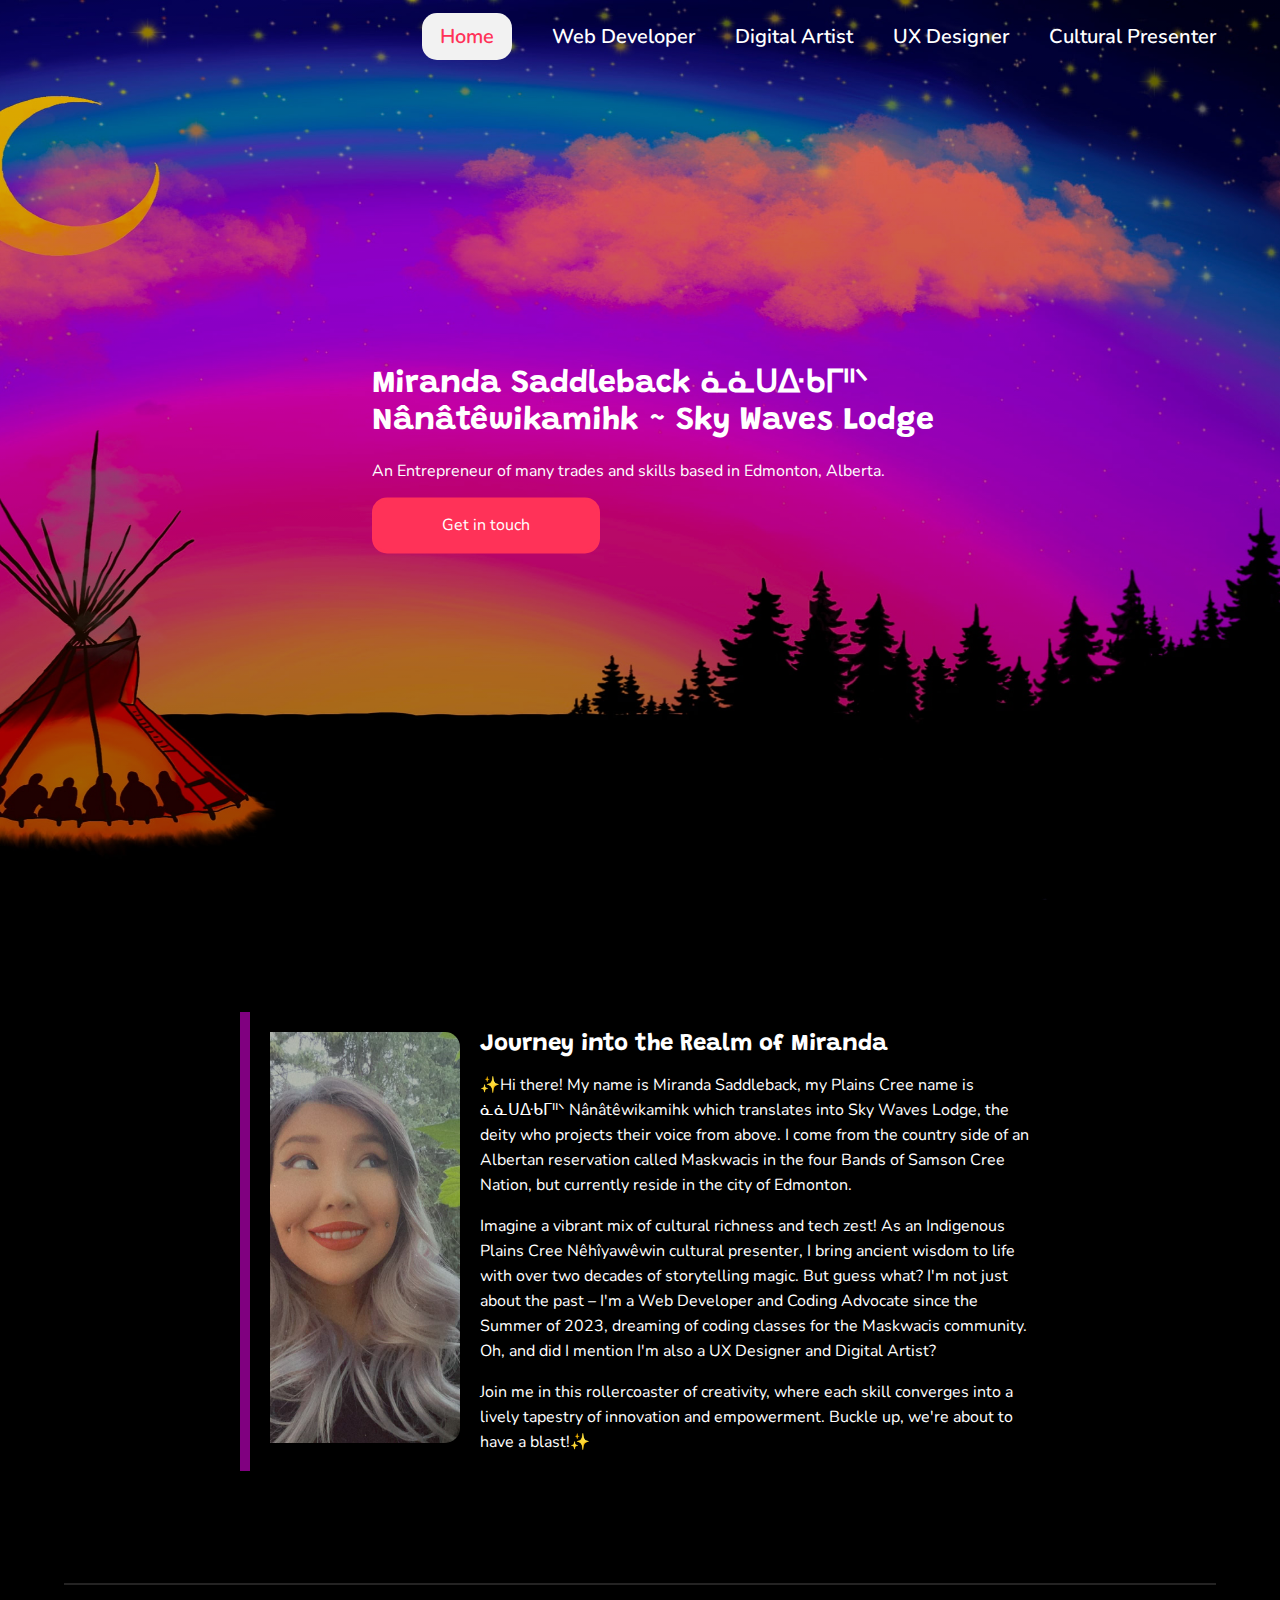
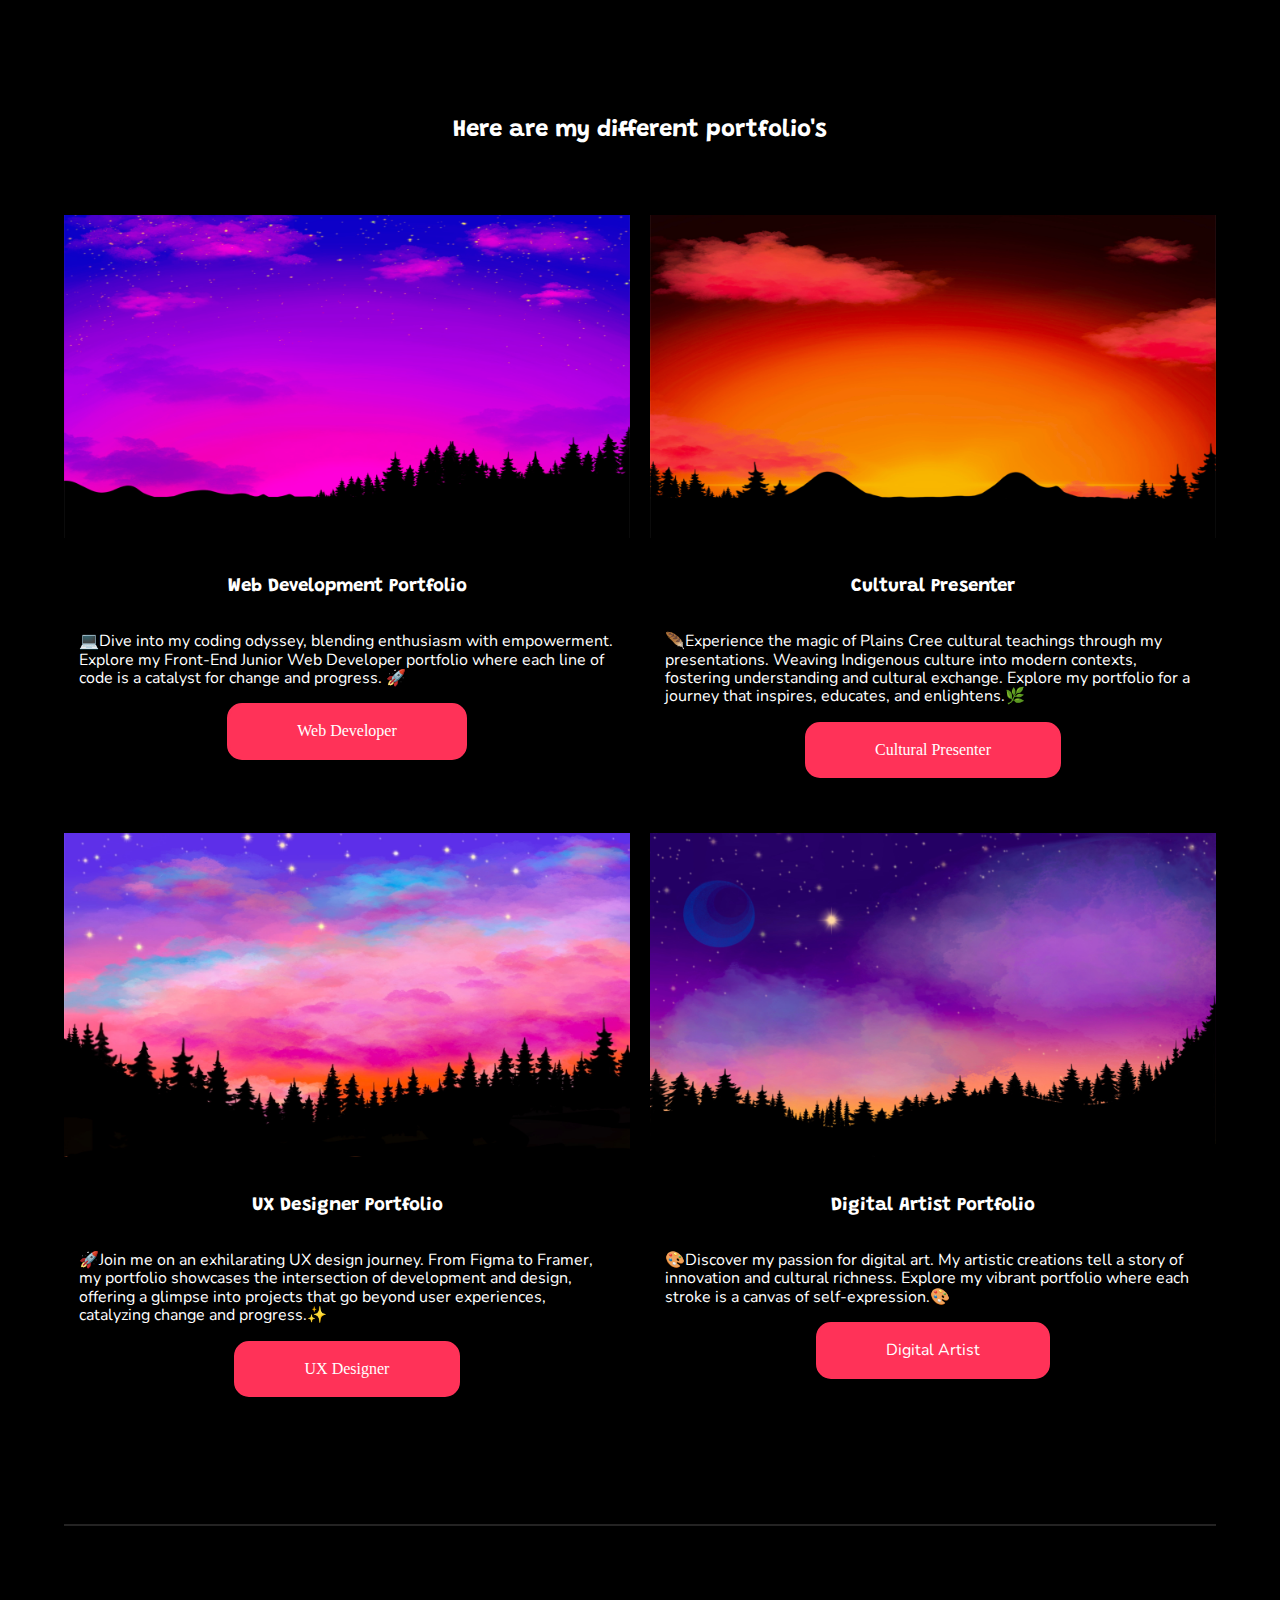
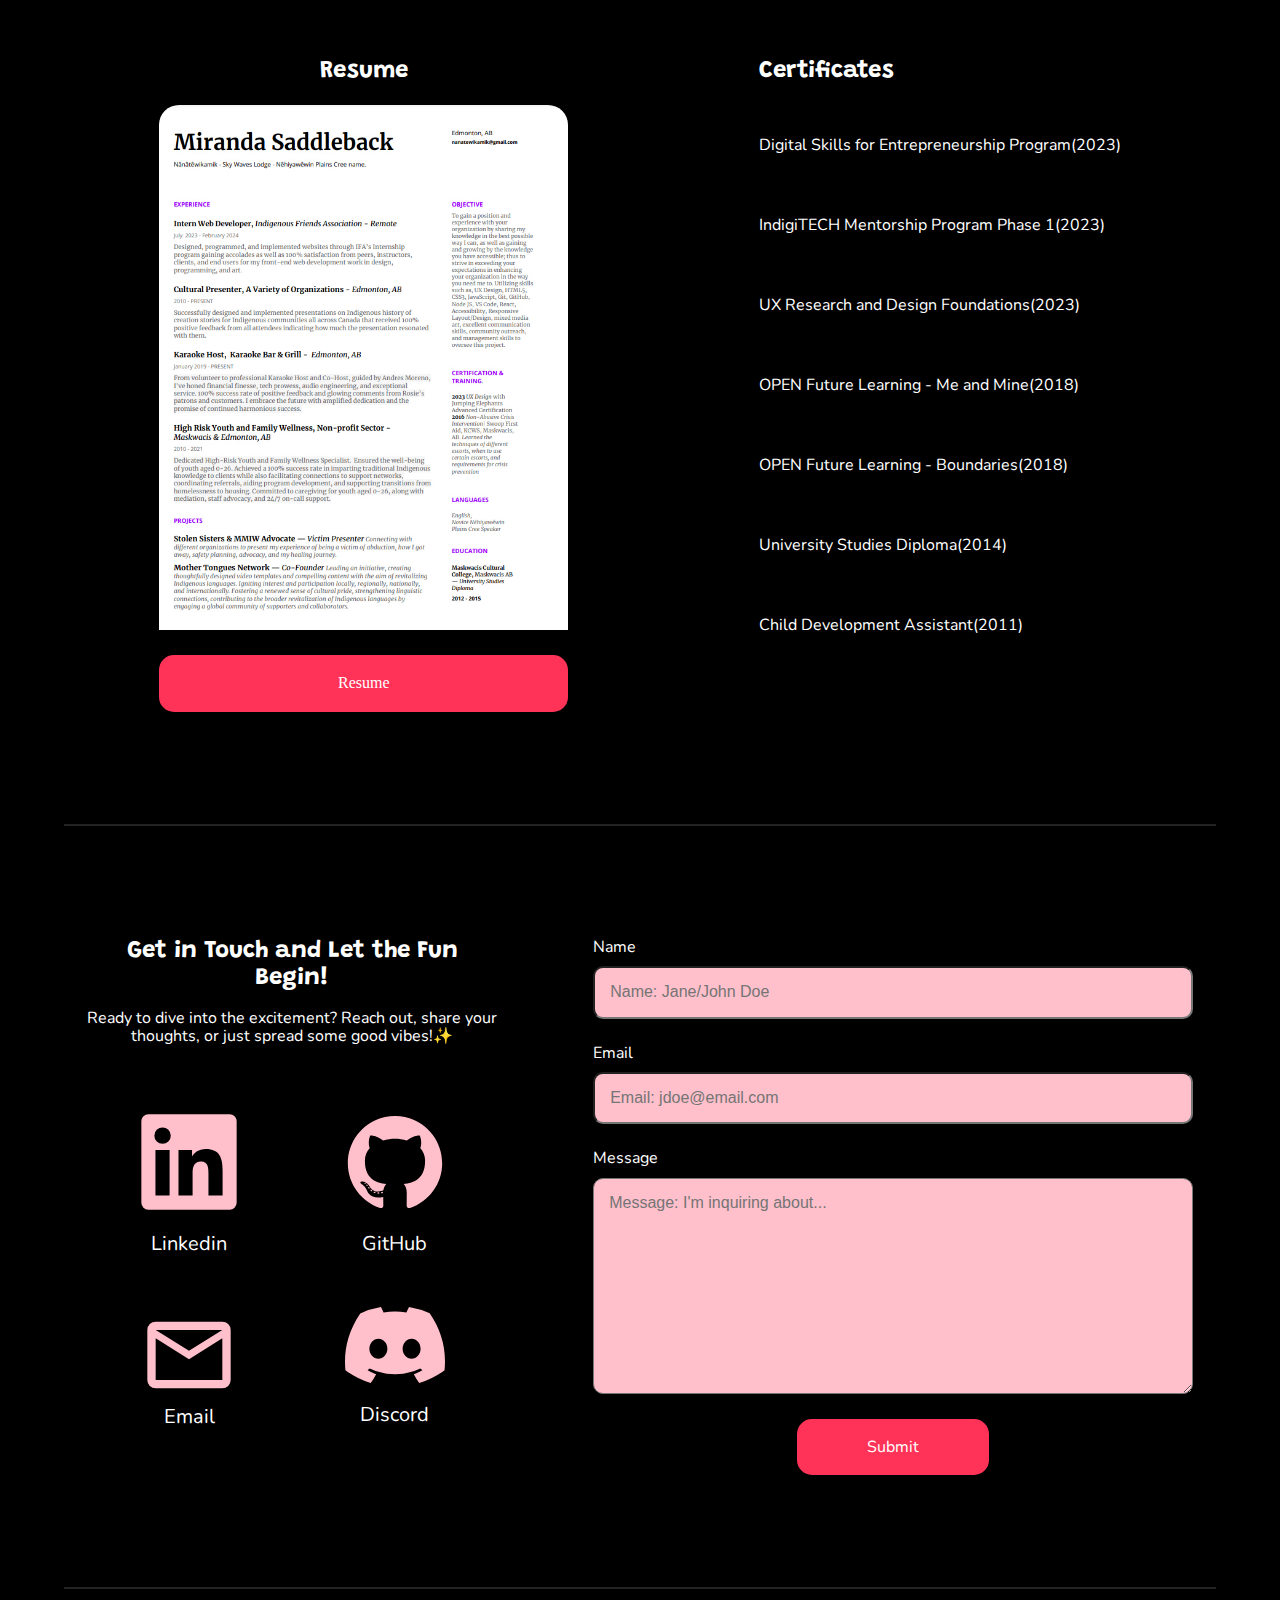
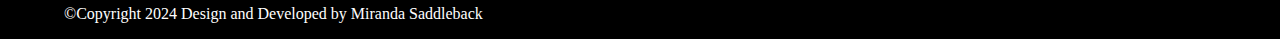
<file: index.html>
<!DOCTYPE html>
<html lang="en">
  <head>
    <meta charset="UTF-8" />
    <meta name="description" content="Miranda Saddleback's Portfolio" />
    <meta
      name="keywords"
      content="Miranda Saddleback, Miranda, Saddleback, HTML5, CSS, CSS3, JavaScript, Git, Github, Responsive Layout, Responsive, Web Developer, UX, UX Design, accessibility, Digital Art, Cultural Presenter, Cultural, Story Teller, Story Keeper, Knowledge keeper, Knowledge Holder, Traditional, Traditional Knowledge holder, Nehiyawewin, Plains Cree, Cree, Samson, Samson Cree Nation, Maskwacis, Edmonton, Alberta, Canada, Indigenous, resume, portfolio"
    />
    <meta name="author" content="Miranda Saddleback" />
    <meta name="viewport" content="width=device-width, initial-scale=1.0" />
    <link
      rel="shortcut icon"
      type="image/png"
      href="./assets/images/favicon.ico"
    />
    <!-- these first two are linking the fonts to google fonts -->
    <link rel="preconnect" href="https://fonts.googleapis.com" />
    <link rel="preconnect" href="https://fonts.gstatic.com" crossorigin />
    <link href="https://fonts.googleapis.com/css2?family=Nunito:ital,wght@0,200..1000;1,200..1000&family=Titan+One&display=swap" rel="stylesheet">
    <link href="https://fonts.googleapis.com/css2?family=Grandstander:ital,wght@0,100..900;1,100..900&display=swap" rel="stylesheet">
    <link rel="stylesheet" href="/css/normalize.css" />
    <link rel="stylesheet" href="/css/style.css" />
    <title>Miranda Saddleback's Website</title>
  </head>
  <body>
    <!-- header -->
    <header class="header">
      <p class="sr-only">
        A crescent moon over a tipi ceremony, with a black silhouette ground and
        trees.
      </p>
      <!-- nav -->
      <nav>
        <div class="wrapper">
          <!-- page links -->
          <div class="desktop-nav">
            <ul>
              <li>
                <!-- home page -->
                <a class="body-font current" href="./index.html">Home</a>
              </li>
            <li>
              <!-- first web dev -->
              <a class="body-font" href="./webdev.html">Web Developer</a>
            </li>
            <li>
              <!-- second digital art -->
              <a class="body-font" href="./digital-art.html">Digital Artist</a>
            </li>
            <li>
              <!-- third ux design -->
              <a class="body-font" href="./ux.html"> UX Designer</a>
            </li>
            <li>
              <!-- fourth cultural presentation -->
              <a class="body-font" href="./cultural.html">Cultural Presenter</a>
            </li>
          </ul></div>
          
          <!-- start of hamburger -->
          <!-- hamburger menu -->
					<div id="menu-container">
						<button class="hamburger" id="mobile-menu">
							<span class="sr-only">Mobile menu button</span>
							<svg
								id="mobileOpen"
								width="24"
								height="19"
								viewBox="0 0 24 19"
								xmlns="http://www.w3.org/2000/svg"
							>
								<path
									d="M22.3465 0H1.65354C1.215 0 0.794411 0.174212 0.484311 0.484311C0.174212 0.794411 0 1.215 0 1.65354C0 2.09209 0.174212 2.51267 0.484311 2.82277C0.794411 3.13287 1.215 3.30709 1.65354 3.30709H22.3465C22.785 3.30709 23.2056 3.13287 23.5157 2.82277C23.8258 2.51267 24 2.09209 24 1.65354C24 1.215 23.8258 0.794411 23.5157 0.484311C23.2056 0.174212 22.785 0 22.3465 0Z"
								/>
								<path
									d="M22.3465 7.79492H1.65354C1.215 7.79492 0.794411 7.96913 0.484311 8.27923C0.174212 8.58933 0 9.00992 0 9.44847C0 9.88701 0.174212 10.3076 0.484311 10.6177C0.794411 10.9278 1.215 11.102 1.65354 11.102H22.3465C22.785 11.102 23.2056 10.9278 23.5157 10.6177C23.8258 10.3076 24 9.88701 24 9.44847C24 9.00992 23.8258 8.58933 23.5157 8.27923C23.2056 7.96913 22.785 7.79492 22.3465 7.79492Z"
								/>
								<path
									d="M24 17.2444C24 16.8058 23.8258 16.3852 23.5157 16.0751C23.2056 15.765 22.785 15.5908 22.3465 15.5908H1.65354C1.215 15.5908 0.794411 15.765 0.484311 16.0751C0.174212 16.3852 0 16.8058 0 17.2444C0 17.6829 0.174212 18.1035 0.484311 18.4136C0.794411 18.7237 1.215 18.8979 1.65354 18.8979H22.3465C22.785 18.8979 23.2056 18.7237 23.5157 18.4136C23.8258 18.1035 24 17.6829 24 17.2444Z"
								/>
							</svg>
							<svg
								id="mobileClose"
								class="hidden"
								width="24"
								height="24"
								viewBox="0 0 24 24"
								fill="none"
								xmlns="http://www.w3.org/2000/svg"
							>
								<g id="Group">
									<g id="Group_2">
										<path
											id="Vector"
											d="M1.7416 23.9993C1.29575 23.9993 0.849903 23.8293 0.509942 23.4894C-0.169981 22.8094 -0.169981 21.7067 0.509942 21.026L21.0267 0.509942C21.7067 -0.169981 22.8094 -0.169981 23.4901 0.509942C24.17 1.18986 24.17 2.29265 23.4901 2.97327L2.97257 23.4894C2.63261 23.8293 2.18745 23.9993 1.7416 23.9993Z"
											fill="white"
										/>
									</g>
									<g id="Group_3">
										<path
											id="Vector_2"
											d="M22.2577 24C21.8118 24 21.366 23.83 21.026 23.4901L0.509942 2.97327C-0.169981 2.29334 -0.169981 1.19056 0.509942 0.509942C1.18986 -0.169981 2.29265 -0.169981 2.97327 0.509942L23.4901 21.0267C24.17 21.7067 24.17 22.8094 23.4901 23.4901C23.1494 23.83 22.7035 24 22.2577 24Z"
											fill="white"
										/>
									</g>
								</g>
							</svg>
						</button>

						<div id="nav-links-container" class="hidden">
							<ul id="nav-links">
                  <li>
                    <!-- home page -->
                    <a class="body-font current" href="./index.html">Home</a>
                  </li>
                  <li>
                    <!-- first web dev -->
                    <a class="body-font" href="./webdev.html">Web Developer</a>
                  </li>
                  <li>
                    <!-- second digital art -->
                    <a class="body-font" href="./digital-art.html">Digital Artist</a>
                  </li>
                  <li>
                    <!-- third ux design -->
                    <a class="body-font" href="./ux.html"> UX Designer</a>
                  </li>
                  <li>
                    <!-- fourth cultural presentation -->
                    <a class="body-font" href="./cultural.html">Cultural Presenter</a>
                  </li>
              </ul>
						</div>
					</div>
				</div>
			</nav>
          <!-- end of hamburger -->
        </div>
      </nav>
      <!-- title container -->

      <div class="title-container">
        <h1 class="header-font">
          <span>Miranda Saddleback ᓈᓈᑌᐏᑲᒥᐦᐠ</span>
          <span> Nânâtêwikamihk ~ Sky Waves Lodge</span>
        </h1>
        <p class="body-font">
          An Entrepreneur of many trades and skills based in Edmonton, Alberta.
        </p>

        <a href="#contact-form" class="body-font btn btn--pink">Get in touch</a>
      </div>
    </header>

    <main>
      <!-- section 1 bio and intro to me -->
      <section class="wrapper">
        <div class="home-bio">
          <div class="home-me">
            <img
              src="./assets/images/me.jpg"
              alt="A fun picture of Miranda Saddleback"
            />
          </div>

          <div class="home-text">
            <h2 class="header-font">Journey into the Realm of Miranda</h2>
            <p class="body-font">
              ✨Hi there! My name is Miranda Saddleback, my Plains Cree name
              is ᓈᓈᑌᐏᑲᒥᐦᐠ Nânâtêwikamihk which translates into Sky Waves Lodge,
              the deity who projects their voice from above. I come from the
              country side of an Albertan reservation called Maskwacis in the
              four Bands of Samson Cree Nation, but currently reside in the city of Edmonton.
            </p>
            <p class="body-font">
              Imagine a vibrant mix of cultural richness and tech zest! As an
              Indigenous Plains Cree Nêhîyawêwin cultural presenter, I bring
              ancient wisdom to life with over two decades of storytelling
              magic. But guess what? I'm not just about the past – I'm a Web
              Developer and Coding Advocate since the Summer of 2023, dreaming of coding
              classes for the Maskwacis community. Oh, and did I mention I'm
              also a UX Designer and Digital Artist? 
            </p>
            <p class="body-font">Join me in this
              rollercoaster of creativity, where each skill converges into a
              lively tapestry of innovation and empowerment. Buckle up, we're
              about to have a blast!✨
            </p>
              
            
            <!-- possible modal -->
          </div>
        </div>
      </section>

      <!-- section 2 links to each page, about each portfolio page-->
      <section class="wrapper">
        <div class="card-intro">
          <h2 class="header-font">Here are my different portfolio's</h2>
        </div>
        
        <div class="card-container">
          <div class="card">
            <!-- img -->
            <div class="cardimg">
              <img src="./assets/images/web-dev-hero.jpg" alt="place holder" />
            </div>
            <!-- text and link -->
            <div class="port-text">
              <h3 class="header-font">Web Development Portfolio</h3>
              <p class="body-font">
                💻Dive into my coding odyssey, blending enthusiasm with empowerment. Explore my Front-End Junior Web Developer portfolio where each line of code is a catalyst for change and progress. 🚀
              </p>
              <a class="btn btn--pink" href="./webdev.html"> Web Developer</a>
            </div>
          </div>
          
          <div class="card">
            <!-- img -->
            <div class="cardimg">
              <img src="./assets/images/hero-img-orange.jpg" alt="" />
            </div>
            <!-- text and link -->
            <div class="port-text">
              <h3 class="header-font">Cultural Presenter</h3>
              <p class="body-font">🪶Experience the magic of Plains Cree cultural teachings through my presentations. Weaving Indigenous culture into modern contexts, fostering understanding and cultural exchange. Explore my portfolio for a journey that inspires, educates, and enlightens.🌿</p>
              <a class="btn btn--pink" href="./cultural.html">Cultural Presenter</a>
            </div>
          </div>

          <div class="card">
            <!-- img -->
            <div class="cardimg">
              <img src="./assets/images/hero-ux.jpg" alt="" />
            </div>
            <!-- text and link -->
            <div class="port-text">
              <h3 class="header-font">UX Designer Portfolio</h3>
              <p class="body-font">🚀Join me on an exhilarating UX design journey. From Figma to Framer, my portfolio showcases the intersection of development and design, offering a glimpse into projects that go beyond user experiences, catalyzing change and progress.✨</p>
              <a class="btn btn--pink" href="./ux.html">UX Designer</a>
            </div>
          </div>

          <div class="card">
            <!-- img -->
            <div class="cardimg">
              <img src="./assets/images/hero-for-digital-art.jpg" alt="" />
            </div>
            <!-- text and link -->
            <div class="port-text">
              <h3 class="header-font">Digital Artist Portfolio</h3>
              <p class="body-font">🎨Discover my passion for digital art. My artistic creations tell a story of innovation and cultural richness. Explore my vibrant portfolio where each stroke is a canvas of self-expression.🎨</p>
              <a class="body-font btn btn--pink" href="./digital-art.html">Digital Artist</a>
            </div>
          </div>
        </div>
      </section>

      <!-- section 3 certificates and resume-->
      <section class="res-cer wrapper">
        <div class="resume">
            <h2 class="header-font">Resume</h2>
            <img src="./assets/images/resume.jpg" alt="Resume Picture">        
            <a class="btn btn--pink" href="./assets/miranda-resume.pdf" target="_blank" rel="noopener noreferrer">Resume</a>
        </div>
        <div class="cert">
          <h2 class="header-font">Certificates</h2>
          <ul class="body-font">
              <li>Digital Skills for Entrepreneurship Program(2023)</li>
              <li>IndigiTECH Mentorship Program Phase 1(2023)</li>
              <li>UX Research and Design Foundations(2023)</li>
              <li>OPEN Future Learning - Me and Mine(2018)</li>
              <li>OPEN Future Learning - Boundaries(2018)</li>
              <li>University Studies Diploma(2014)</li>
              <li>Child Development Assistant(2011)</li>
          </ul>
        </div>
        
      </section>

      <!-- section 4 call to action -->
      <section class="form-text wrapper">
        <div class="textbox-form">
          <h2 class="header-font">Get in Touch and Let the Fun Begin!</h2>
          <p class="body-font">
            Ready to dive into the excitement? Reach out, share your thoughts,
            or just spread some good vibes!✨
          </p>
          <div>
            <!-- social links -->
            <ul class="social-icons">
              <li>
                <!-- first social icon linkedin -->
                <img src="./assets/svg-icons/linkedin.svg" alt="Linkedin Icon" aria-label="Linkedin Icon">
                <a class="body-font sil3"
                  href="https://www.linkedin.com/in/miranda-saddleback-935639292/"
                  >Linkedin</a
                >
              </li>
              <li>
                <!-- second social icon link to git hub  -->
                <img src="./assets/svg-icons/githubpink.svg" alt="Git Hub Icon" aria-label="Email Icon">
                <a  class="body-font sil3"href="https://github.com/CosmicStarfire">GitHub</a>
              </li>
              <li>
                <!-- third social icon email -->
                <img src="./assets/svg-icons/email.svg" alt="Email Icon" aria-label="Email Icon">
                <a class="body-font" href="mailto:nanatewikamik@gmail.com">Email</a>
              </li>
              <li>
                <!-- fourth social icon discord -->
                <img src="./assets/svg-icons/discord.svg" alt="Discord Icon" aria-label="Discord Icon">
                <a  class="body-font sil3"href="https://discord.com/users/cosmicstarfire">Discord</a>
              </li>
            </ul>
          </div>
        </div>
        <!-- form -->
        <div class="form-box">
          <form
            action="https://formspree.io/f/meqyavwq"
            method="POST"
            id="contact-form"
            class="contact-form"
          >
            <!-- name -->
            <label class="body-font" for="name">Name</label>
            <input
              type="text"
              name="name"
              id="name"
              placeholder="Name: Jane/John Doe"
            />
            <!-- email -->
            <label class="body-font" for="email">Email</label>
            <input
              type="email"
              name="email"
              id="email"
              placeholder="Email: jdoe@email.com"
            />
            <!-- message -->
            <label class="body-font" for="message">Message</label>
            <textarea
              name="message"
              id="message"
              cols="30"
              rows="10"
              placeholder="Message: I'm inquiring about..."
            ></textarea>
            <!-- submit button -->
            <button type="submit" class="body-font btn btn--pink button1">Submit</button>
          </form>
        </div>
      </section>
    </main>

    <!-- footer -->
    <footer class="wrapper">
      <p>&copy;Copyright 2024 Design and Developed by Miranda Saddleback</p>
    </footer>
    <script src="./js/home.js"></script>
  </body>
</html>
</file>
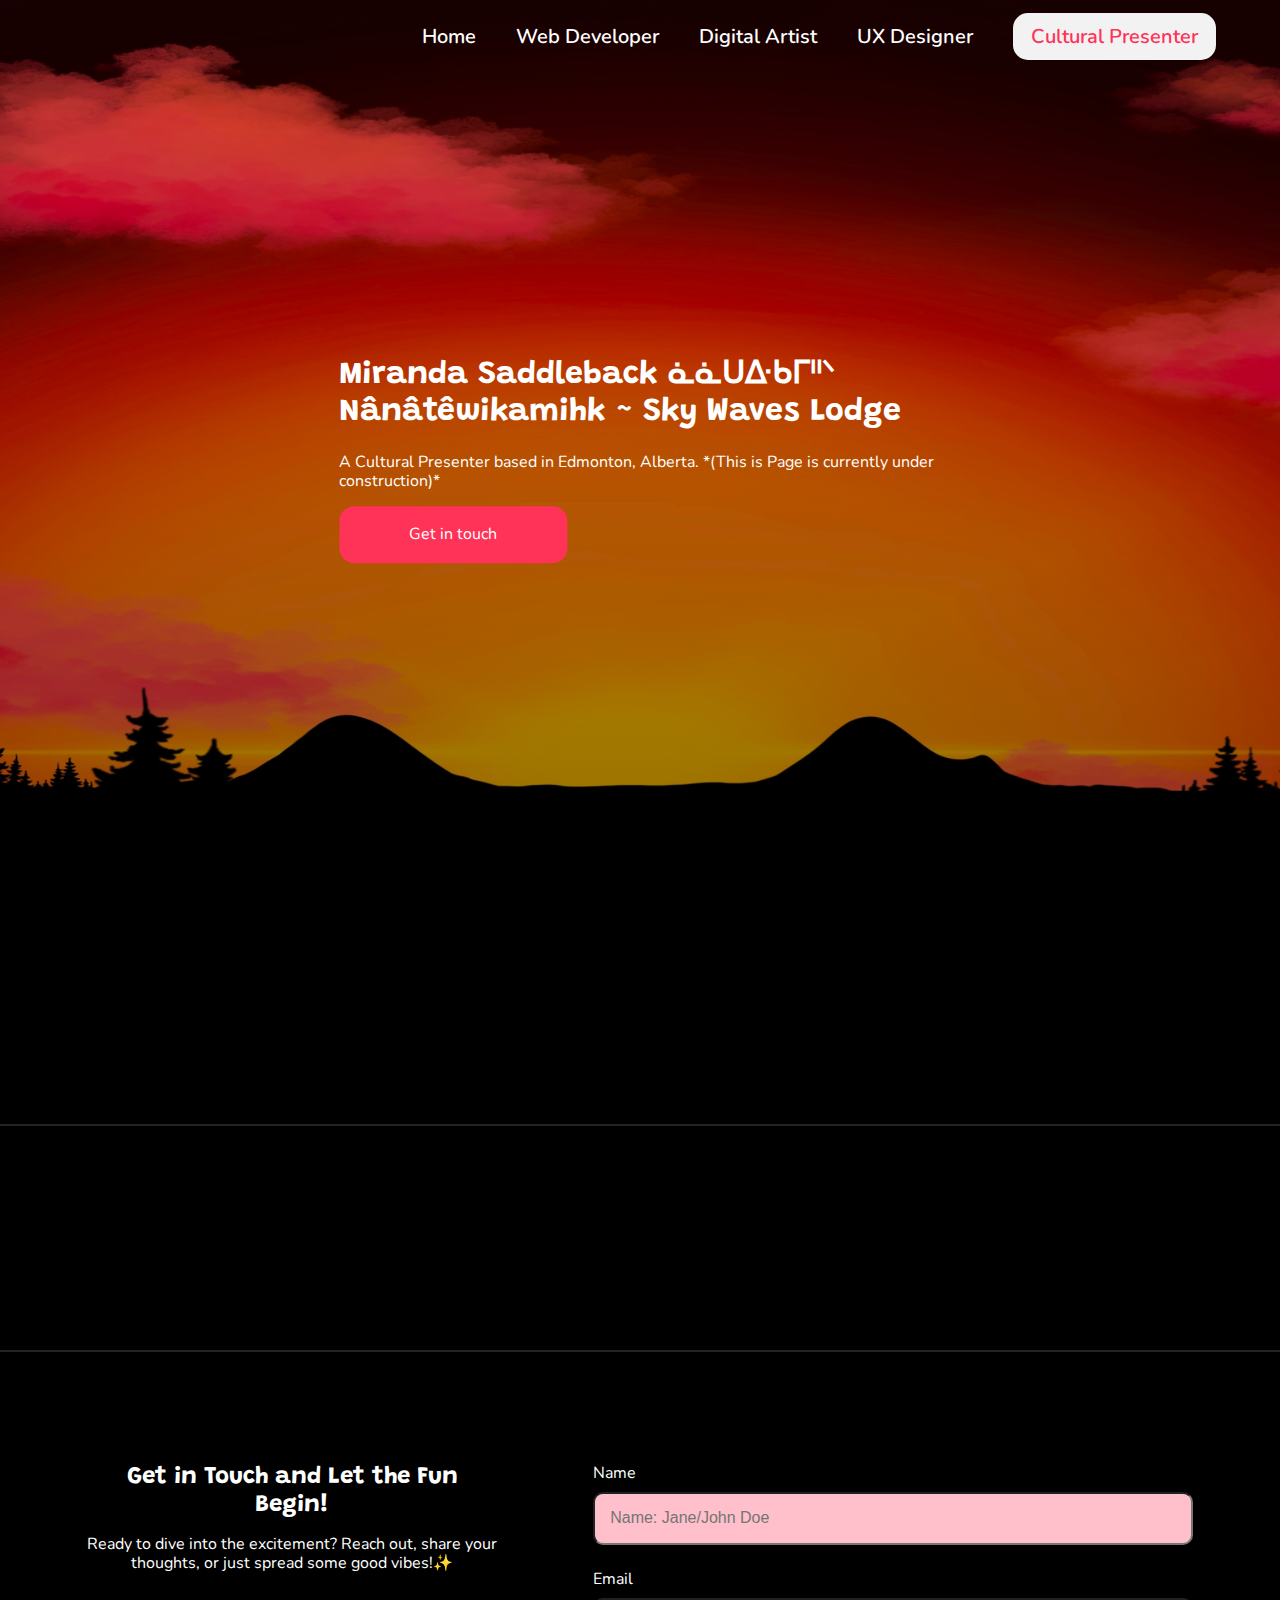
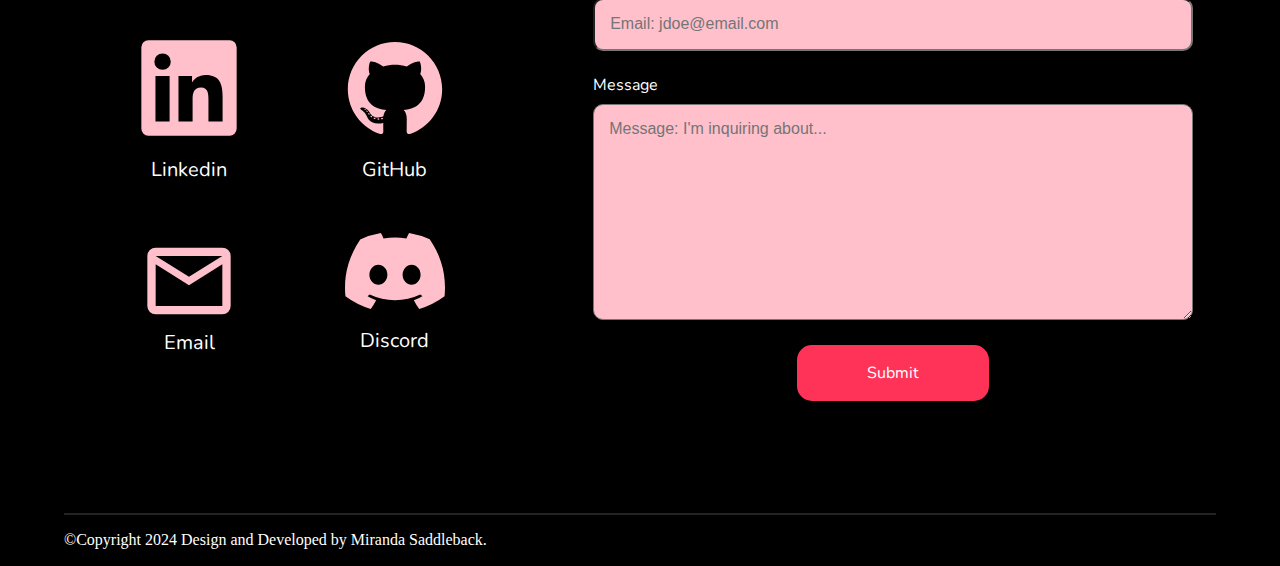
<file: cultural.html>
<!DOCTYPE html>
<html lang="en">
  <head>
    <meta charset="UTF-8" />
    <meta name="viewport" content="width=device-width, initial-scale=1.0" />
    <link
      rel="shortcut icon"
      type="image/png"
      href="./assets/images/favicon.ico"
    />
     <!-- these first two are linking the fonts to google fonts -->
     <link rel="preconnect" href="https://fonts.googleapis.com" />
     <link rel="preconnect" href="https://fonts.gstatic.com" crossorigin />
     <link href="https://fonts.googleapis.com/css2?family=Nunito:ital,wght@0,200..1000;1,200..1000&family=Titan+One&display=swap" rel="stylesheet">
     <link href="https://fonts.googleapis.com/css2?family=Grandstander:ital,wght@0,100..900;1,100..900&display=swap" rel="stylesheet">
    <link rel="stylesheet" href="/css/normalize.css" />
    <link rel="stylesheet" href="/css/style.css" />
    <link rel="stylesheet" href="/css/cultural.css" />
    <title>Cultural Presenter Portfolio</title>
  </head>
  <body>
     <!-- header -->
     <header class="header">
      <p class="sr-only">
        A crescent moon over a tipi ceremony, with a black silhouette ground and
        trees.
      </p>
      <!-- nav -->
      <nav>
        <div class="wrapper">
          <!-- page links -->
          <div class="desktop-nav">
            <ul>
              <li>
                <!-- home page -->
                <a class="body-font" href="./index.html">Home</a>
              </li>
            <li>
              <!-- first web dev -->
              <a class="body-font" href="./webdev.html">Web Developer</a>
            </li>
            <li>
              <!-- second digital art -->
              <a class="body-font" href="./digital-art.html">Digital Artist</a>
            </li>
            <li>
              <!-- third ux design -->
              <a class="body-font" href="./ux.html"> UX Designer</a>
            </li>
            <li>
              <!-- fourth cultural presentation -->
              <a class="body-font current" href="./cultural.html">Cultural Presenter</a>
            </li>
          </ul></div>
          
          <!-- start of hamburger -->
          <!-- hamburger menu -->
					<div id="menu-container">
						<button class="hamburger" id="mobile-menu">
							<span class="sr-only">Mobile menu button</span>
							<svg
								id="mobileOpen"
								width="24"
								height="19"
								viewBox="0 0 24 19"
								xmlns="http://www.w3.org/2000/svg"
							>
								<path
									d="M22.3465 0H1.65354C1.215 0 0.794411 0.174212 0.484311 0.484311C0.174212 0.794411 0 1.215 0 1.65354C0 2.09209 0.174212 2.51267 0.484311 2.82277C0.794411 3.13287 1.215 3.30709 1.65354 3.30709H22.3465C22.785 3.30709 23.2056 3.13287 23.5157 2.82277C23.8258 2.51267 24 2.09209 24 1.65354C24 1.215 23.8258 0.794411 23.5157 0.484311C23.2056 0.174212 22.785 0 22.3465 0Z"
								/>
								<path
									d="M22.3465 7.79492H1.65354C1.215 7.79492 0.794411 7.96913 0.484311 8.27923C0.174212 8.58933 0 9.00992 0 9.44847C0 9.88701 0.174212 10.3076 0.484311 10.6177C0.794411 10.9278 1.215 11.102 1.65354 11.102H22.3465C22.785 11.102 23.2056 10.9278 23.5157 10.6177C23.8258 10.3076 24 9.88701 24 9.44847C24 9.00992 23.8258 8.58933 23.5157 8.27923C23.2056 7.96913 22.785 7.79492 22.3465 7.79492Z"
								/>
								<path
									d="M24 17.2444C24 16.8058 23.8258 16.3852 23.5157 16.0751C23.2056 15.765 22.785 15.5908 22.3465 15.5908H1.65354C1.215 15.5908 0.794411 15.765 0.484311 16.0751C0.174212 16.3852 0 16.8058 0 17.2444C0 17.6829 0.174212 18.1035 0.484311 18.4136C0.794411 18.7237 1.215 18.8979 1.65354 18.8979H22.3465C22.785 18.8979 23.2056 18.7237 23.5157 18.4136C23.8258 18.1035 24 17.6829 24 17.2444Z"
								/>
							</svg>
							<svg
								id="mobileClose"
								class="hidden"
								width="24"
								height="24"
								viewBox="0 0 24 24"
								fill="none"
								xmlns="http://www.w3.org/2000/svg"
							>
								<g id="Group">
									<g id="Group_2">
										<path
											id="Vector"
											d="M1.7416 23.9993C1.29575 23.9993 0.849903 23.8293 0.509942 23.4894C-0.169981 22.8094 -0.169981 21.7067 0.509942 21.026L21.0267 0.509942C21.7067 -0.169981 22.8094 -0.169981 23.4901 0.509942C24.17 1.18986 24.17 2.29265 23.4901 2.97327L2.97257 23.4894C2.63261 23.8293 2.18745 23.9993 1.7416 23.9993Z"
											fill="white"
										/>
									</g>
									<g id="Group_3">
										<path
											id="Vector_2"
											d="M22.2577 24C21.8118 24 21.366 23.83 21.026 23.4901L0.509942 2.97327C-0.169981 2.29334 -0.169981 1.19056 0.509942 0.509942C1.18986 -0.169981 2.29265 -0.169981 2.97327 0.509942L23.4901 21.0267C24.17 21.7067 24.17 22.8094 23.4901 23.4901C23.1494 23.83 22.7035 24 22.2577 24Z"
											fill="white"
										/>
									</g>
								</g>
							</svg>
						</button>

						<div id="nav-links-container" class="hidden">
							<ul id="nav-links">
                  <li>
                    <!-- home page -->
                    <a class="body-font" href="./index.html">Home</a>
                  </li>
                  <li>
                    <!-- first web dev -->
                    <a class="body-font" href="./webdev.html">Web Developer</a>
                  </li>
                  <li>
                    <!-- second digital art -->
                    <a class="body-font" href="./digital-art.html">Digital Artist</a>
                  </li>
                  <li>
                    <!-- third ux design -->
                    <a class="body-font" href="./ux.html"> UX Designer</a>
                  </li>
                  <li>
                    <!-- fourth cultural presentation -->
                    <a class="body-font current" href="./cultural.html">Cultural Presenter</a>
                  </li>
              </ul>
						</div>
					</div>
				</div>
			</nav>
          <!-- end of hamburger -->
        </div>
      </nav>
      <!-- title container -->

      <div class="title-container">
        <h1 class="header-font">
          <span>Miranda Saddleback ᓈᓈᑌᐏᑲᒥᐦᐠ</span>
          <span> Nânâtêwikamihk ~ Sky Waves Lodge</span>
        </h1>
        <p class="body-font">
          A Cultural Presenter based in Edmonton, Alberta. *(This is Page is currently under construction)*
        </p>

        <a href="#contact-form" class="body-font btn btn--pink">Get in touch</a>
      </div>
    </header>
    <main>
      <!-- section about me -->
      <section>
        <!-- <h2>Check out my Cultural Presenter bio</h2>
        <p>insert here</p> -->
      </section>
      <!-- section experience and skills possibly resume -->
      <section>
        <!-- <h2>Experience</h2>
        <h3>History of Creation Story</h3>
        <p>about this journey</p>
        <h3>medicine picking</h3>
        <p>journey and description</p>
        <h3>presentations through out the years</h3>
        <p>years, dates, description</p> -->
        <!-- link to pdf to resume -->
      </section>
      <!-- section 3 call to action -->
    <!-- section 4 call to action -->
    <section class="form-text wrapper">
      <div class="textbox-form">
        <h2 class="header-font">Get in Touch and Let the Fun Begin!</h2>
        <p class="body-font">
          Ready to dive into the excitement? Reach out, share your thoughts,
          or just spread some good vibes!✨
        </p>
        <div>
          <!-- social links -->
          <ul class="social-icons">
            <li>
              <!-- first social icon linkedin -->
              <img src="./assets/svg-icons/linkedin.svg" alt="Linkedin Icon" aria-label="Linkedin Icon">
              <a class="body-font sil3"
                href="https://www.linkedin.com/in/miranda-saddleback-935639292/" target="_blank" rel="noopener noreferrer"
                >Linkedin</a
              >
            </li>
            <li>
              <!-- second social icon link to git hub  -->
              <img src="./assets/svg-icons/githubpink.svg" alt="Git Hub Icon" aria-label="Email Icon">
              <a  class="body-font sil3"href="https://github.com/CosmicStarfire" target="_blank" rel="noopener noreferrer">GitHub</a>
            </li>
            <li>
              <!-- third social icon email -->
              <img src="./assets/svg-icons/email.svg" alt="Email Icon" aria-label="Email Icon">
              <a class="body-font" href="mailto:nanatewikamik@gmail.com" target="_blank" rel="noopener noreferrer">Email</a>
            </li>
            <li>
              <!-- fourth social icon discord -->
              <img src="./assets/svg-icons/discord.svg" alt="Discord Icon" aria-label="Discord Icon">
              <a  class="body-font sil3"href="https://discord.com/users/cosmicstarfire" target="_blank" rel="noopener noreferrer">Discord</a>
            </li>
          </ul>
        </div>
      </div>

      <!-- form -->
      <div class="form-box">
        <form
          action="https://formspree.io/f/meqyavwq"
          method="POST"
          id="contact-form"
          class="contact-form"
        >
          <!-- name -->
          <label class="body-font" for="name">Name</label>
          <input
            type="text"
            name="name"
            id="name"
            placeholder="Name: Jane/John Doe"
          />
          <!-- email -->
          <label class="body-font" for="email">Email</label>
          <input
            type="email"
            name="email"
            id="email"
            placeholder="Email: jdoe@email.com"
          />
          <!-- message -->
          <label class="body-font" for="message">Message</label>
          <textarea
            name="message"
            id="message"
            cols="30"
            rows="10"
            placeholder="Message: I'm inquiring about..."
          ></textarea>
          <!-- submit button -->
          <button type="submit" class="body-font btn btn--pink button1">Submit</button>
        </form>
      </div>
    </section>
    </main>

    <!-- footer -->
    <footer class="wrapper">
      <p>&copy;Copyright 2024 Design and Developed by Miranda Saddleback.</p>
    </footer>
    <script src="./js/home.js"></script>
  </body>
</html>
</file>
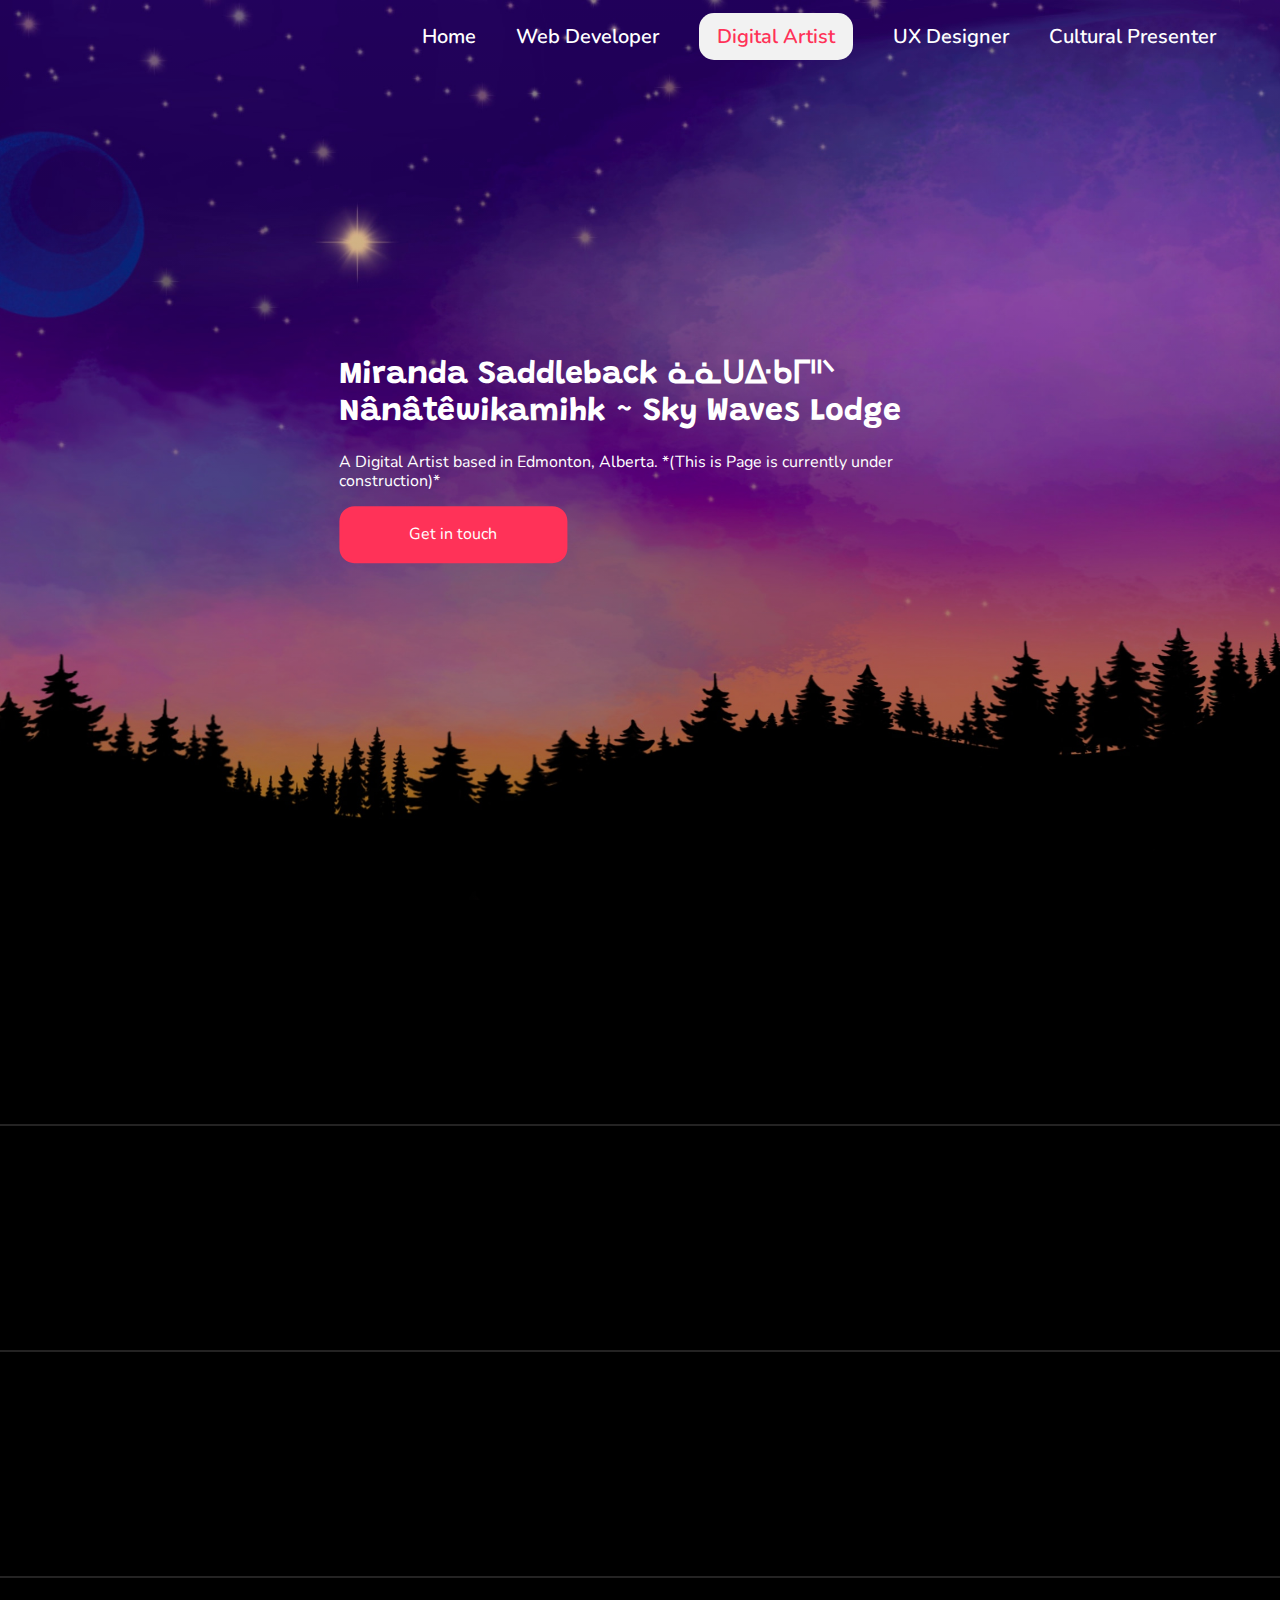
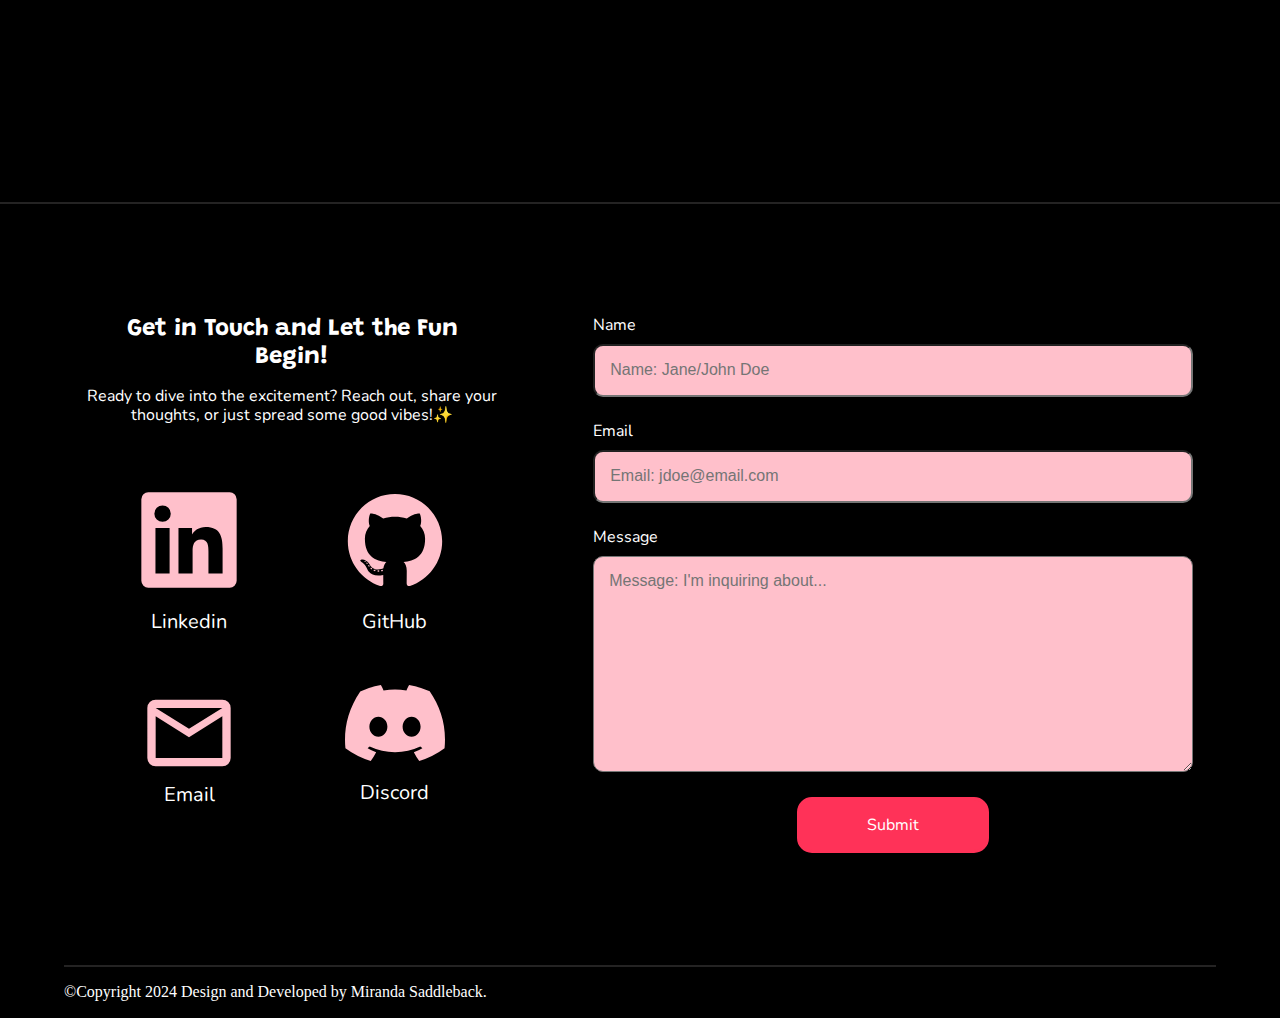
<file: digital-art.html>
<!DOCTYPE html>
<html lang="en">
  <head>
    <meta charset="UTF-8" />
    <meta name="viewport" content="width=device-width, initial-scale=1.0" />
    <link
      rel="shortcut icon"
      type="image/png"
      href="./assets/images/favicon.ico"
    />
     <!-- these first two are linking the fonts to google fonts -->
     <link rel="preconnect" href="https://fonts.googleapis.com" />
     <link rel="preconnect" href="https://fonts.gstatic.com" crossorigin />
     <link href="https://fonts.googleapis.com/css2?family=Nunito:ital,wght@0,200..1000;1,200..1000&family=Titan+One&display=swap" rel="stylesheet">
     <link href="https://fonts.googleapis.com/css2?family=Grandstander:ital,wght@0,100..900;1,100..900&display=swap" rel="stylesheet">
    <link rel="stylesheet" href="/css/normalize.css" />
    <link rel="stylesheet" href="/css/style.css" />
    <link rel="stylesheet" href="/css/digart.css" />
    <title>Digital Art Portfolio</title>
  </head>
  <body>
     <!-- header -->
     <header class="header">
      <p class="sr-only">
        A crescent moon over a tipi ceremony, with a black silhouette ground and
        trees.
      </p>
      <!-- nav -->
      <nav>
        <div class="wrapper">
          <!-- page links -->
          <div class="desktop-nav">
            <ul>
              <li>
                <!-- home page -->
                <a class="body-font" href="./index.html">Home</a>
              </li>
            <li>
              <!-- first web dev -->
              <a class="body-font" href="./webdev.html">Web Developer</a>
            </li>
            <li>
              <!-- second digital art -->
              <a class="body-font current" href="./digital-art.html">Digital Artist</a>
            </li>
            <li>
              <!-- third ux design -->
              <a class="body-font" href="./ux.html"> UX Designer</a>
            </li>
            <li>
              <!-- fourth cultural presentation -->
              <a class="body-font" href="./cultural.html">Cultural Presenter</a>
            </li>
          </ul></div>
          
          <!-- start of hamburger -->
          <!-- hamburger menu -->
					<div id="menu-container">
						<button class="hamburger" id="mobile-menu">
							<span class="sr-only">Mobile menu button</span>
							<svg
								id="mobileOpen"
								width="24"
								height="19"
								viewBox="0 0 24 19"
								xmlns="http://www.w3.org/2000/svg"
							>
								<path
									d="M22.3465 0H1.65354C1.215 0 0.794411 0.174212 0.484311 0.484311C0.174212 0.794411 0 1.215 0 1.65354C0 2.09209 0.174212 2.51267 0.484311 2.82277C0.794411 3.13287 1.215 3.30709 1.65354 3.30709H22.3465C22.785 3.30709 23.2056 3.13287 23.5157 2.82277C23.8258 2.51267 24 2.09209 24 1.65354C24 1.215 23.8258 0.794411 23.5157 0.484311C23.2056 0.174212 22.785 0 22.3465 0Z"
								/>
								<path
									d="M22.3465 7.79492H1.65354C1.215 7.79492 0.794411 7.96913 0.484311 8.27923C0.174212 8.58933 0 9.00992 0 9.44847C0 9.88701 0.174212 10.3076 0.484311 10.6177C0.794411 10.9278 1.215 11.102 1.65354 11.102H22.3465C22.785 11.102 23.2056 10.9278 23.5157 10.6177C23.8258 10.3076 24 9.88701 24 9.44847C24 9.00992 23.8258 8.58933 23.5157 8.27923C23.2056 7.96913 22.785 7.79492 22.3465 7.79492Z"
								/>
								<path
									d="M24 17.2444C24 16.8058 23.8258 16.3852 23.5157 16.0751C23.2056 15.765 22.785 15.5908 22.3465 15.5908H1.65354C1.215 15.5908 0.794411 15.765 0.484311 16.0751C0.174212 16.3852 0 16.8058 0 17.2444C0 17.6829 0.174212 18.1035 0.484311 18.4136C0.794411 18.7237 1.215 18.8979 1.65354 18.8979H22.3465C22.785 18.8979 23.2056 18.7237 23.5157 18.4136C23.8258 18.1035 24 17.6829 24 17.2444Z"
								/>
							</svg>
							<svg
								id="mobileClose"
								class="hidden"
								width="24"
								height="24"
								viewBox="0 0 24 24"
								fill="none"
								xmlns="http://www.w3.org/2000/svg"
							>
								<g id="Group">
									<g id="Group_2">
										<path
											id="Vector"
											d="M1.7416 23.9993C1.29575 23.9993 0.849903 23.8293 0.509942 23.4894C-0.169981 22.8094 -0.169981 21.7067 0.509942 21.026L21.0267 0.509942C21.7067 -0.169981 22.8094 -0.169981 23.4901 0.509942C24.17 1.18986 24.17 2.29265 23.4901 2.97327L2.97257 23.4894C2.63261 23.8293 2.18745 23.9993 1.7416 23.9993Z"
											fill="white"
										/>
									</g>
									<g id="Group_3">
										<path
											id="Vector_2"
											d="M22.2577 24C21.8118 24 21.366 23.83 21.026 23.4901L0.509942 2.97327C-0.169981 2.29334 -0.169981 1.19056 0.509942 0.509942C1.18986 -0.169981 2.29265 -0.169981 2.97327 0.509942L23.4901 21.0267C24.17 21.7067 24.17 22.8094 23.4901 23.4901C23.1494 23.83 22.7035 24 22.2577 24Z"
											fill="white"
										/>
									</g>
								</g>
							</svg>
						</button>

						<div id="nav-links-container" class="hidden">
							<ul id="nav-links">
                  <li>
                    <!-- home page -->
                    <a class="body-font" href="./index.html">Home</a>
                  </li>
                  <li>
                    <!-- first web dev -->
                    <a class="body-font" href="./webdev.html">Web Developer</a>
                  </li>
                  <li>
                    <!-- second digital art -->
                    <a class="body-font current" href="./digital-art.html">Digital Artist</a>
                  </li>
                  <li>
                    <!-- third ux design -->
                    <a class="body-font" href="./ux.html"> UX Designer</a>
                  </li>
                  <li>
                    <!-- fourth cultural presentation -->
                    <a class="body-font" href="./cultural.html">Cultural Presenter</a>
                  </li>
              </ul>
						</div>
					</div>
				</div>
			</nav>
          <!-- end of hamburger -->
        </div>
      </nav>
      <!-- title container -->

      <div class="title-container">
        <h1 class="header-font">
          <span>Miranda Saddleback ᓈᓈᑌᐏᑲᒥᐦᐠ</span>
          <span> Nânâtêwikamihk ~ Sky Waves Lodge</span>
        </h1>
        <p class="body-font">
          A Digital Artist based in Edmonton, Alberta. *(This is Page is currently under construction)*
        </p>

        <a href="#contact-form" class="body-font btn btn--pink">Get in touch</a>
      </div>
    </header>
    <main>
      <!-- section 1 bio as a digital artist-->
      <section>
        <!-- <h2>My journey through Ditigal Art</h2> -->
        <!-- <p>Respecting my process, growing pains, and pans for the future</p> -->
      </section>
      <!-- section 2 skills and experience-->
      <section>
        <!-- <h2>Skills I acquired during my journey</h2> -->
        <!-- svg icons -->
      </section>
      <!-- section 3 projects -->
      <section>
        <!-- <h2>Projects I've done</h2>
        <h3>MTN logo making</h3>
        <p>my last piece I've done for my company</p>
        <h3>Logo, banner, and business card making for group</h3>
        <p>Made a compiled set of art work for a mock group company.</p>
        <h3>Hydroponics logo making</h3>
        <p>project asked of me to do by Tsista</p>
        <h3>Beginning stages into Digital Art</h3>
        <h4>project 4</h4>
        <p>des</p>
        <h4>project 3</h4>
        <p>des</p>
        <h4>project 2</h4>
        <p>des</p>
        <h4>project 1</h4>
        <p>des</p>
        <h3>Prior to Digital Art</h3>
        <p>
          artwork complied over time for Plains Cree Language learning books I'm
          in the process of creating
        </p> -->
      </section>
      <!-- section 4 Digital Art Gallery-->
      <section class="gallery">
        <!-- <div class="text-sec-five">
          <h2>🌌Digital Art Gallery Space🌌</h2>
          <p>
            🌈Step into the vibrant world of some of my favorite digital art
            creativity curated by yours truly, a passionate artist at the
            intersection of technology and imagination. ✨ With a palette of
            pixels and a canvas of code, let me bring to life a mesmerizing
            collection of digital artworks that transcend boundaries and
            redefine artistic expression.🎨🖌️
          </p>
        </div> -->

        <!-- <div class="desktop-gal"> -->
          <!-- 9 img 3 x 3 start -->
          <!-- <div class="row-dt-2">
            <img src="" alt="" />
            <img src="" alt="" />
            <img src="" alt="" />
          </div>
          <div class="row-dt-2">
            <img src="" alt="" />
            <img src="" alt="" />
            <img src="" alt="" />
          </div>
          <div class="row-dt-2">
            <img src="" alt="" />
            <img src="" alt="" />
            <img src="" alt="" />
          </div> -->
          <!-- 9 img 3 x 3 end -->
        <!-- </div> -->
      </section>
      <!-- section 4 call to action -->
      <section class="form-text wrapper">
        <div class="textbox-form">
          <h2 class="header-font">Get in Touch and Let the Fun Begin!</h2>
          <p class="body-font">
            Ready to dive into the excitement? Reach out, share your thoughts,
            or just spread some good vibes!✨
          </p>
          <div>
            <!-- social links -->
            <ul class="social-icons">
              <li>
                <!-- first social icon linkedin -->
                <img src="./assets/svg-icons/linkedin.svg" alt="Linkedin Icon" aria-label="Linkedin Icon">
                <a class="body-font sil3"
                  href="https://www.linkedin.com/in/miranda-saddleback-935639292/" target="_blank" rel="noopener noreferrer"
                  >Linkedin</a
                >
              </li>
              <li>
                <!-- second social icon link to git hub  -->
                <img src="./assets/svg-icons/githubpink.svg" alt="Git Hub Icon" aria-label="Email Icon">
                <a  class="body-font sil3"href="https://github.com/CosmicStarfire" target="_blank" rel="noopener noreferrer">GitHub</a>
              </li>
              <li>
                <!-- third social icon email -->
                <img src="./assets/svg-icons/email.svg" alt="Email Icon" aria-label="Email Icon">
                <a class="body-font" href="mailto:nanatewikamik@gmail.com" target="_blank" rel="noopener noreferrer">Email</a>
              </li>
              <li>
                <!-- fourth social icon discord -->
                <img src="./assets/svg-icons/discord.svg" alt="Discord Icon" aria-label="Discord Icon">
                <a  class="body-font sil3"href="https://discord.com/users/cosmicstarfire" target="_blank" rel="noopener noreferrer">Discord</a>
              </li>
            </ul>
          </div>
        </div>

        <!-- form -->
        <div class="form-box">
          <form
            action="https://formspree.io/f/meqyavwq"
            method="POST"
            id="contact-form"
            class="contact-form"
          >
            <!-- name -->
            <label class="body-font" for="name">Name</label>
            <input
              type="text"
              name="name"
              id="name"
              placeholder="Name: Jane/John Doe"
            />
            <!-- email -->
            <label class="body-font" for="email">Email</label>
            <input
              type="email"
              name="email"
              id="email"
              placeholder="Email: jdoe@email.com"
            />
            <!-- message -->
            <label class="body-font" for="message">Message</label>
            <textarea
              name="message"
              id="message"
              cols="30"
              rows="10"
              placeholder="Message: I'm inquiring about..."
            ></textarea>
            <!-- submit button -->
            <button type="submit" class="body-font btn btn--pink button1">Submit</button>
          </form>
        </div>
      </section>
    </main>

    <!-- footer -->
    <footer class="wrapper">
      <p>&copy;Copyright 2024 Design and Developed by Miranda Saddleback.</p>
    </footer>
    <script src="./js/home.js"></script>
  </body>
</html>
</file>
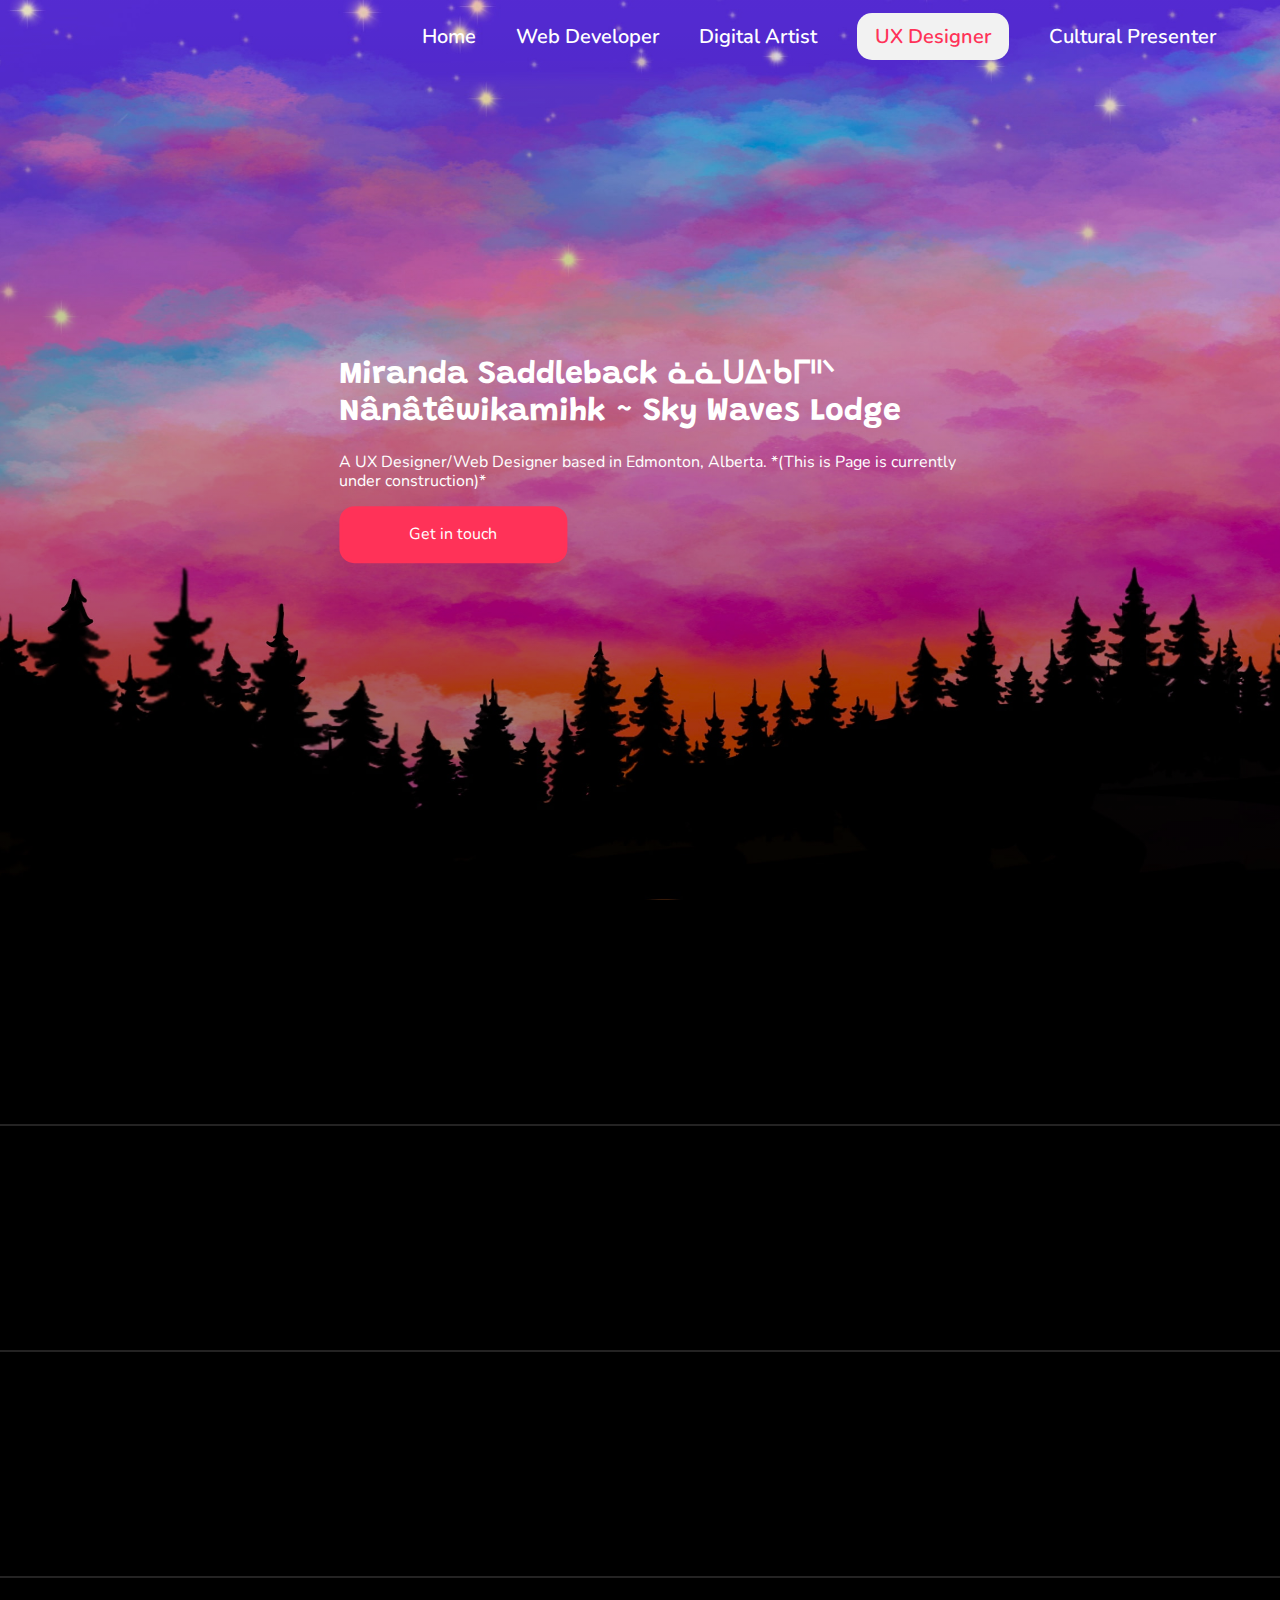
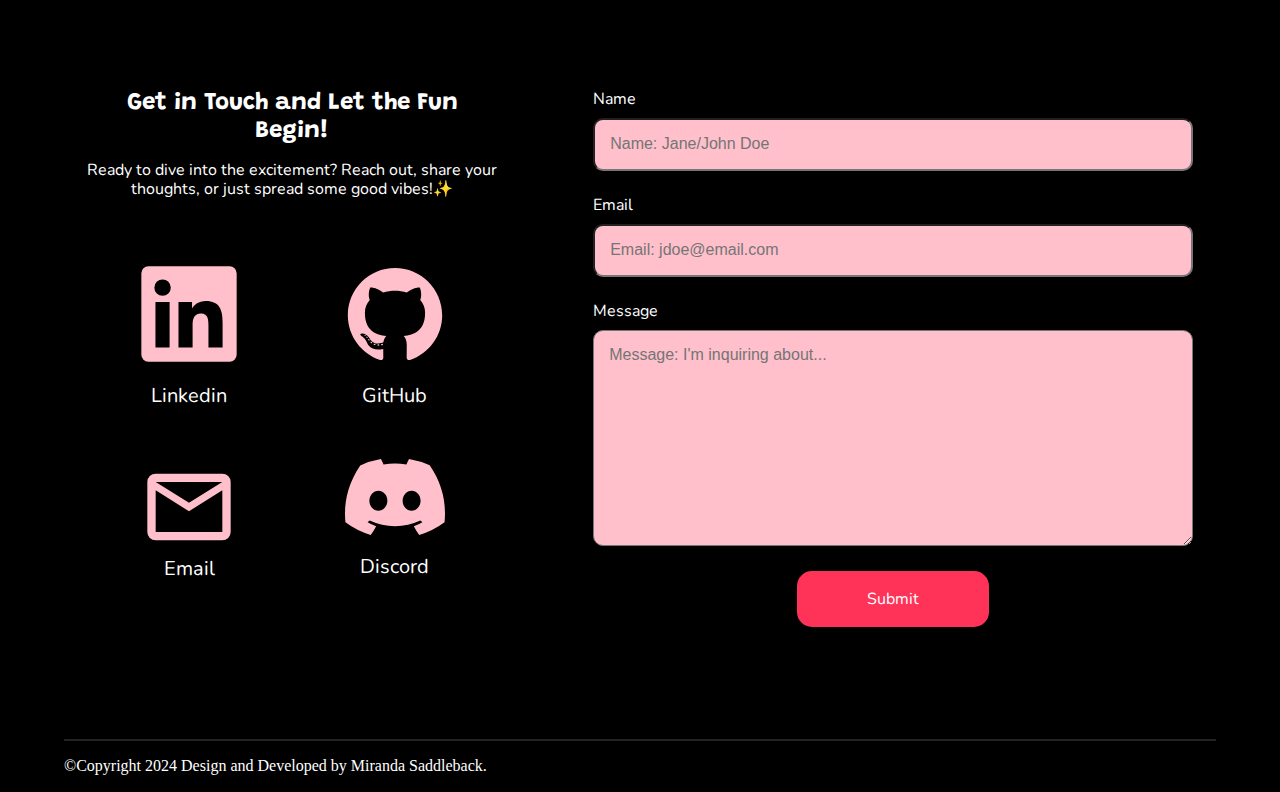
<file: ux.html>
<!DOCTYPE html>
<html lang="en">
  <head>
    <meta charset="UTF-8" />
    <meta name="viewport" content="width=device-width, initial-scale=1.0" />
    <link
      rel="shortcut icon"
      type="image/png"
      href="./assets/images/favicon.ico"
    />
     <!-- these first two are linking the fonts to google fonts -->
     <link rel="preconnect" href="https://fonts.googleapis.com" />
     <link rel="preconnect" href="https://fonts.gstatic.com" crossorigin />
     <link href="https://fonts.googleapis.com/css2?family=Nunito:ital,wght@0,200..1000;1,200..1000&family=Titan+One&display=swap" rel="stylesheet">
     <link href="https://fonts.googleapis.com/css2?family=Grandstander:ital,wght@0,100..900;1,100..900&display=swap" rel="stylesheet">
    <link rel="stylesheet" href="/css/normalize.css" />
    <link rel="stylesheet" href="/css/style.css" />
    <link rel="stylesheet" href="/css/ux.css" />
    <title>UX Design Portfolio</title>
  </head>
  <body>
     <!-- header -->
     <header class="header">
      <p class="sr-only">
        A crescent moon over a tipi ceremony, with a black silhouette ground and
        trees.
      </p>
      <!-- nav -->
      <nav>
        <div class="wrapper">
          <!-- page links -->
          <div class="desktop-nav">
            <ul>
              <li>
                <!-- home page -->
                <a class="body-font" href="./index.html">Home</a>
              </li>
            <li>
              <!-- first web dev -->
              <a class="body-font" href="./webdev.html">Web Developer</a>
            </li>
            <li>
              <!-- second digital art -->
              <a class="body-font" href="./digital-art.html">Digital Artist</a>
            </li>
            <li>
              <!-- third ux design -->
              <a class="body-font current" href="./ux.html"> UX Designer</a>
            </li>
            <li>
              <!-- fourth cultural presentation -->
              <a class="body-font" href="./cultural.html">Cultural Presenter</a>
            </li>
          </ul></div>
          
          <!-- start of hamburger -->
          <!-- hamburger menu -->
					<div id="menu-container">
						<button class="hamburger" id="mobile-menu">
							<span class="sr-only">Mobile menu button</span>
							<svg
								id="mobileOpen"
								width="24"
								height="19"
								viewBox="0 0 24 19"
								xmlns="http://www.w3.org/2000/svg"
							>
								<path
									d="M22.3465 0H1.65354C1.215 0 0.794411 0.174212 0.484311 0.484311C0.174212 0.794411 0 1.215 0 1.65354C0 2.09209 0.174212 2.51267 0.484311 2.82277C0.794411 3.13287 1.215 3.30709 1.65354 3.30709H22.3465C22.785 3.30709 23.2056 3.13287 23.5157 2.82277C23.8258 2.51267 24 2.09209 24 1.65354C24 1.215 23.8258 0.794411 23.5157 0.484311C23.2056 0.174212 22.785 0 22.3465 0Z"
								/>
								<path
									d="M22.3465 7.79492H1.65354C1.215 7.79492 0.794411 7.96913 0.484311 8.27923C0.174212 8.58933 0 9.00992 0 9.44847C0 9.88701 0.174212 10.3076 0.484311 10.6177C0.794411 10.9278 1.215 11.102 1.65354 11.102H22.3465C22.785 11.102 23.2056 10.9278 23.5157 10.6177C23.8258 10.3076 24 9.88701 24 9.44847C24 9.00992 23.8258 8.58933 23.5157 8.27923C23.2056 7.96913 22.785 7.79492 22.3465 7.79492Z"
								/>
								<path
									d="M24 17.2444C24 16.8058 23.8258 16.3852 23.5157 16.0751C23.2056 15.765 22.785 15.5908 22.3465 15.5908H1.65354C1.215 15.5908 0.794411 15.765 0.484311 16.0751C0.174212 16.3852 0 16.8058 0 17.2444C0 17.6829 0.174212 18.1035 0.484311 18.4136C0.794411 18.7237 1.215 18.8979 1.65354 18.8979H22.3465C22.785 18.8979 23.2056 18.7237 23.5157 18.4136C23.8258 18.1035 24 17.6829 24 17.2444Z"
								/>
							</svg>
							<svg
								id="mobileClose"
								class="hidden"
								width="24"
								height="24"
								viewBox="0 0 24 24"
								fill="none"
								xmlns="http://www.w3.org/2000/svg"
							>
								<g id="Group">
									<g id="Group_2">
										<path
											id="Vector"
											d="M1.7416 23.9993C1.29575 23.9993 0.849903 23.8293 0.509942 23.4894C-0.169981 22.8094 -0.169981 21.7067 0.509942 21.026L21.0267 0.509942C21.7067 -0.169981 22.8094 -0.169981 23.4901 0.509942C24.17 1.18986 24.17 2.29265 23.4901 2.97327L2.97257 23.4894C2.63261 23.8293 2.18745 23.9993 1.7416 23.9993Z"
											fill="white"
										/>
									</g>
									<g id="Group_3">
										<path
											id="Vector_2"
											d="M22.2577 24C21.8118 24 21.366 23.83 21.026 23.4901L0.509942 2.97327C-0.169981 2.29334 -0.169981 1.19056 0.509942 0.509942C1.18986 -0.169981 2.29265 -0.169981 2.97327 0.509942L23.4901 21.0267C24.17 21.7067 24.17 22.8094 23.4901 23.4901C23.1494 23.83 22.7035 24 22.2577 24Z"
											fill="white"
										/>
									</g>
								</g>
							</svg>
						</button>

						<div id="nav-links-container" class="hidden">
							<ul id="nav-links">
                  <li>
                    <!-- home page -->
                    <a class="body-font" href="./index.html">Home</a>
                  </li>
                  <li>
                    <!-- first web dev -->
                    <a class="body-font" href="./webdev.html">Web Developer</a>
                  </li>
                  <li>
                    <!-- second digital art -->
                    <a class="body-font" href="./digital-art.html">Digital Artist</a>
                  </li>
                  <li>
                    <!-- third ux design -->
                    <a class="body-font current" href="./ux.html"> UX Designer</a>
                  </li>
                  <li>
                    <!-- fourth cultural presentation -->
                    <a class="body-font" href="./cultural.html">Cultural Presenter</a>
                  </li>
              </ul>
						</div>
					</div>
				</div>
			</nav>
          <!-- end of hamburger -->
        </div>
      </nav>
      <!-- title container -->

      <div class="title-container">
        <h1 class="header-font">
          <span>Miranda Saddleback ᓈᓈᑌᐏᑲᒥᐦᐠ</span>
          <span> Nânâtêwikamihk ~ Sky Waves Lodge</span>
        </h1>
        <p class="body-font">
          A UX Designer/Web Designer based in Edmonton, Alberta. *(This is Page is currently under construction)*
        </p>

        <a href="#contact-form" class="body-font btn btn--pink">Get in touch</a>
      </div>
    </header>
    <main>
      <!-- bio intro to my UX design -->
      <section></section>
      <!-- skills and experience -->
      <section></section>
      <!-- projects -->
      <section></section>
       <!-- section 4 call to action -->
      <section class="form-text wrapper">
        <div class="textbox-form">
          <h2 class="header-font">Get in Touch and Let the Fun Begin!</h2>
          <p class="body-font">
            Ready to dive into the excitement? Reach out, share your thoughts,
            or just spread some good vibes!✨
          </p>
          <div>
            <!-- social links -->
            <ul class="social-icons">
              <li>
                <!-- first social icon linkedin -->
                <img src="./assets/svg-icons/linkedin.svg" alt="Linkedin Icon" aria-label="Linkedin Icon">
                <a class="body-font sil3"
                  href="https://www.linkedin.com/in/miranda-saddleback-935639292/"
                  target="_blank" rel="noopener noreferrer"
                  >Linkedin</a
                >
              </li>
              <li>
                <!-- second social icon link to git hub  -->
                <img src="./assets/svg-icons/githubpink.svg" alt="Git Hub Icon" aria-label="Email Icon">
                <a  class="body-font sil3"href="https://github.com/CosmicStarfire" target="_blank" rel="noopener noreferrer">GitHub</a>
              </li>
              <li>
                <!-- third social icon email -->
                <img src="./assets/svg-icons/email.svg" alt="Email Icon" aria-label="Email Icon">
                <a class="body-font" href="mailto:nanatewikamik@gmail.com" target="_blank" rel="noopener noreferrer">Email</a>
              </li>
              <li>
                <!-- fourth social icon discord -->
                <img src="./assets/svg-icons/discord.svg" alt="Discord Icon" aria-label="Discord Icon">
                <a  class="body-font sil3"href="https://discord.com/users/cosmicstarfire" target="_blank" rel="noopener noreferrer">Discord</a>
              </li>
            </ul>
          </div>
        </div>

        <!-- form -->
        <div class="form-box">
          <form
            action="https://formspree.io/f/meqyavwq"
            method="POST"
            id="contact-form"
            class="contact-form"
          >
            <!-- name -->
            <label class="body-font" for="name">Name</label>
            <input
              type="text"
              name="name"
              id="name"
              placeholder="Name: Jane/John Doe"
            />
            <!-- email -->
            <label class="body-font" for="email">Email</label>
            <input
              type="email"
              name="email"
              id="email"
              placeholder="Email: jdoe@email.com"
            />
            <!-- message -->
            <label class="body-font" for="message">Message</label>
            <textarea
              name="message"
              id="message"
              cols="30"
              rows="10"
              placeholder="Message: I'm inquiring about..."
            ></textarea>
            <!-- submit button -->
            <button type="submit" class="body-font btn btn--pink button1">Submit</button>
          </form>
        </div>
      </section>
    </main>

    <!-- footer -->
    <footer class="wrapper">
      <p>&copy;Copyright 2024 Design and Developed by Miranda Saddleback.</p>
    </footer>
    <script src="./js/home.js"></script>
  </body>
</html>
</file>
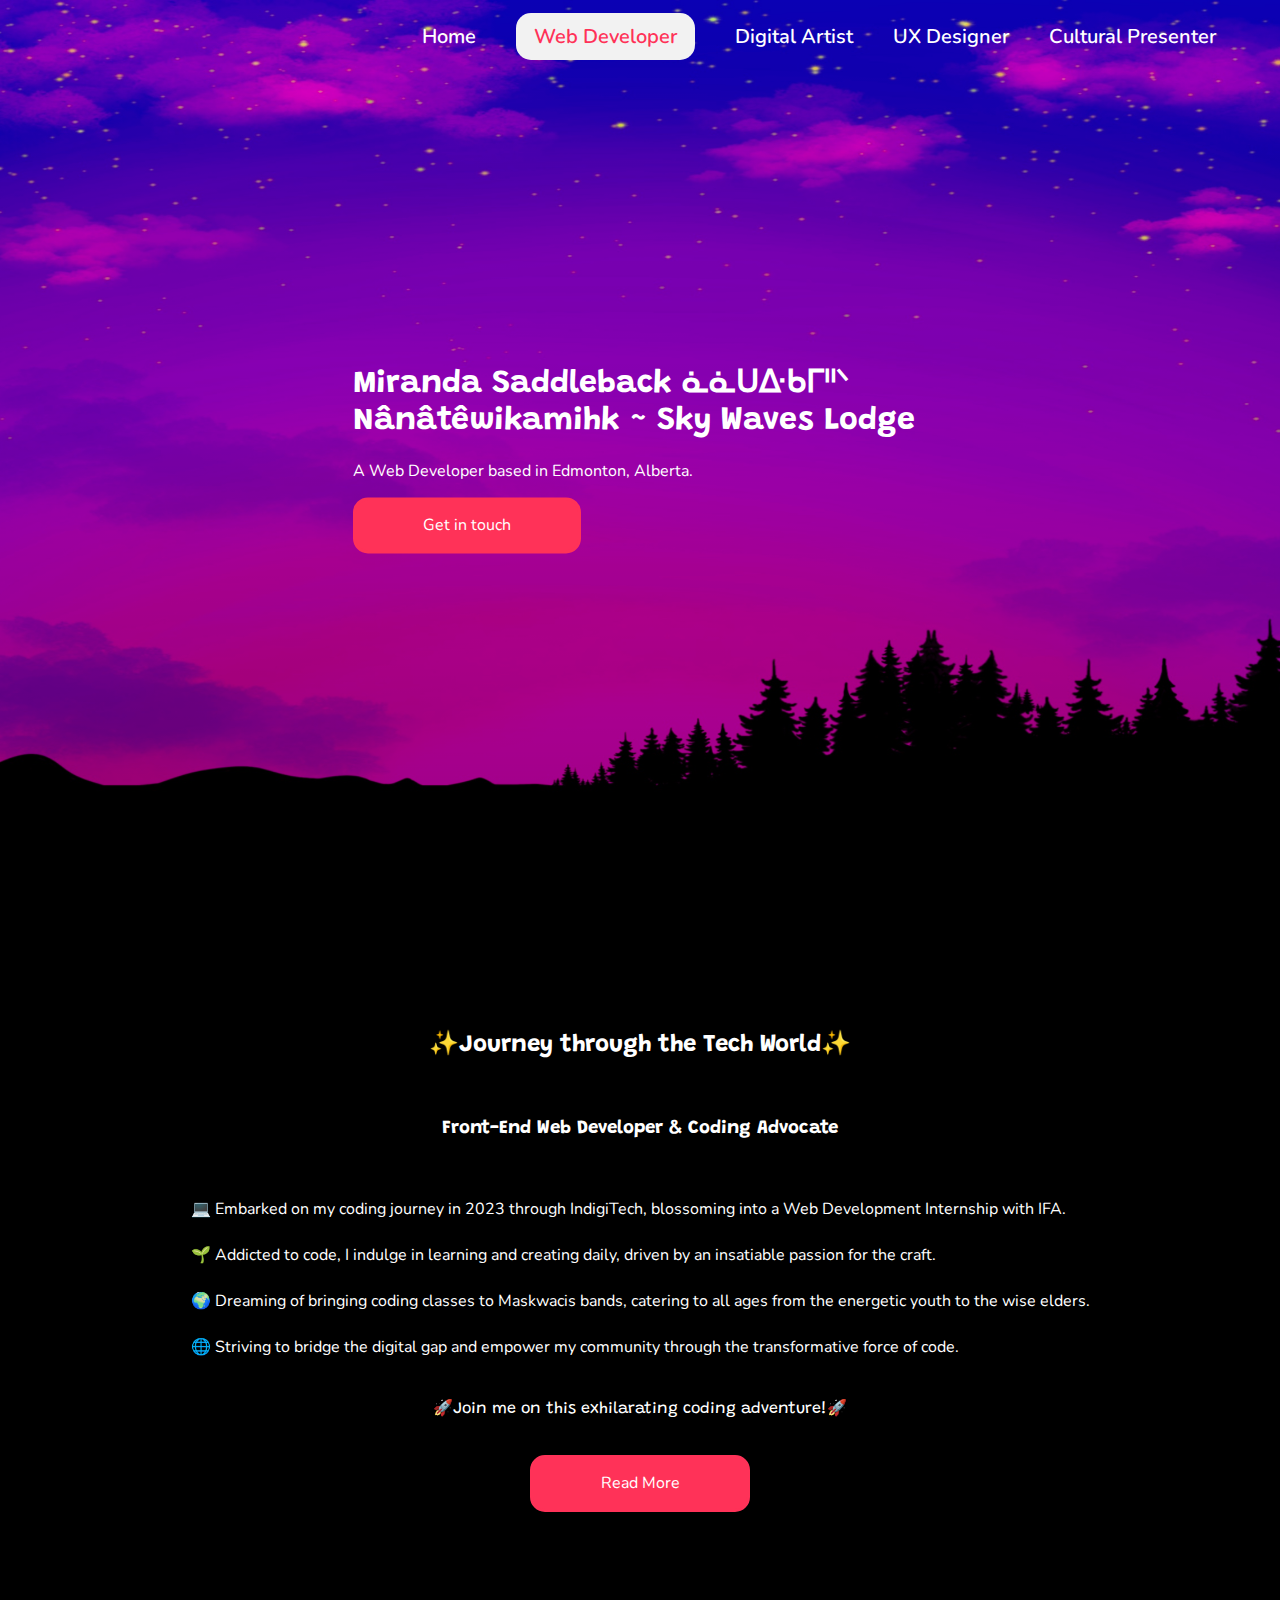
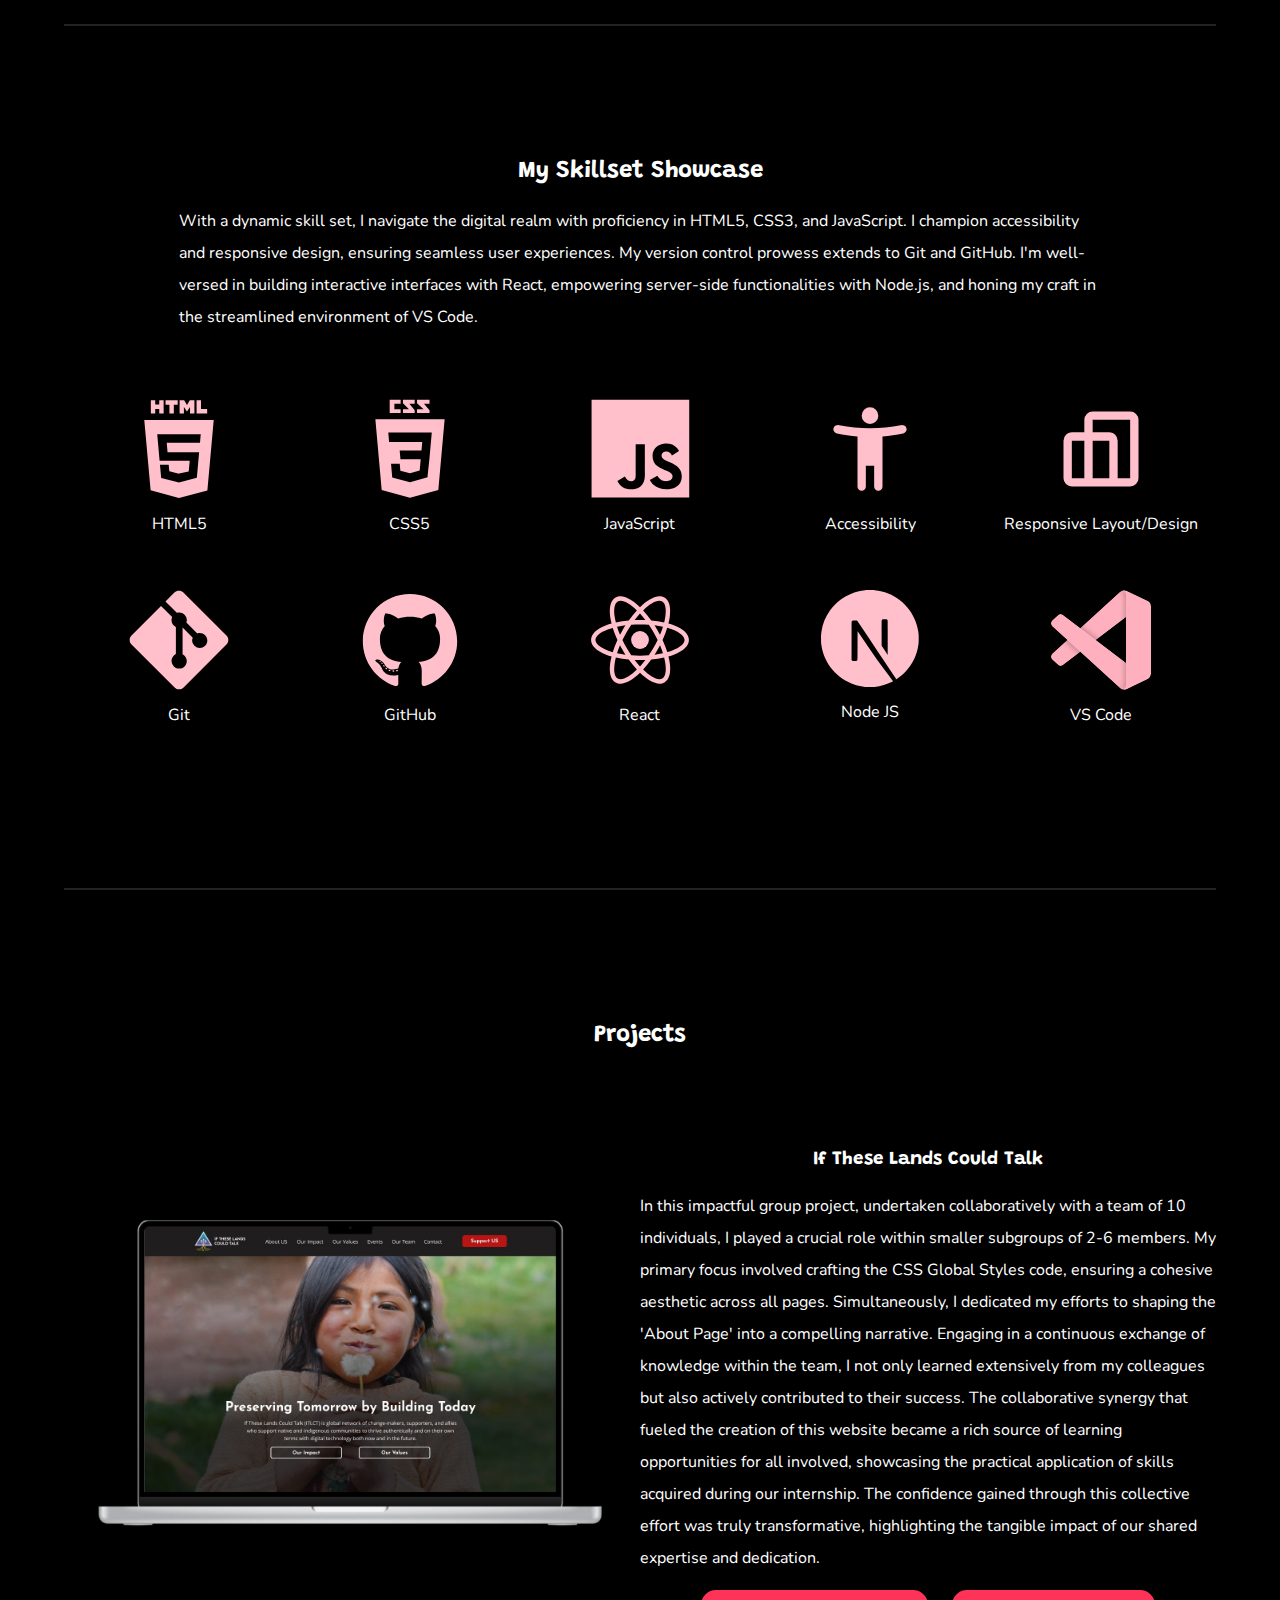
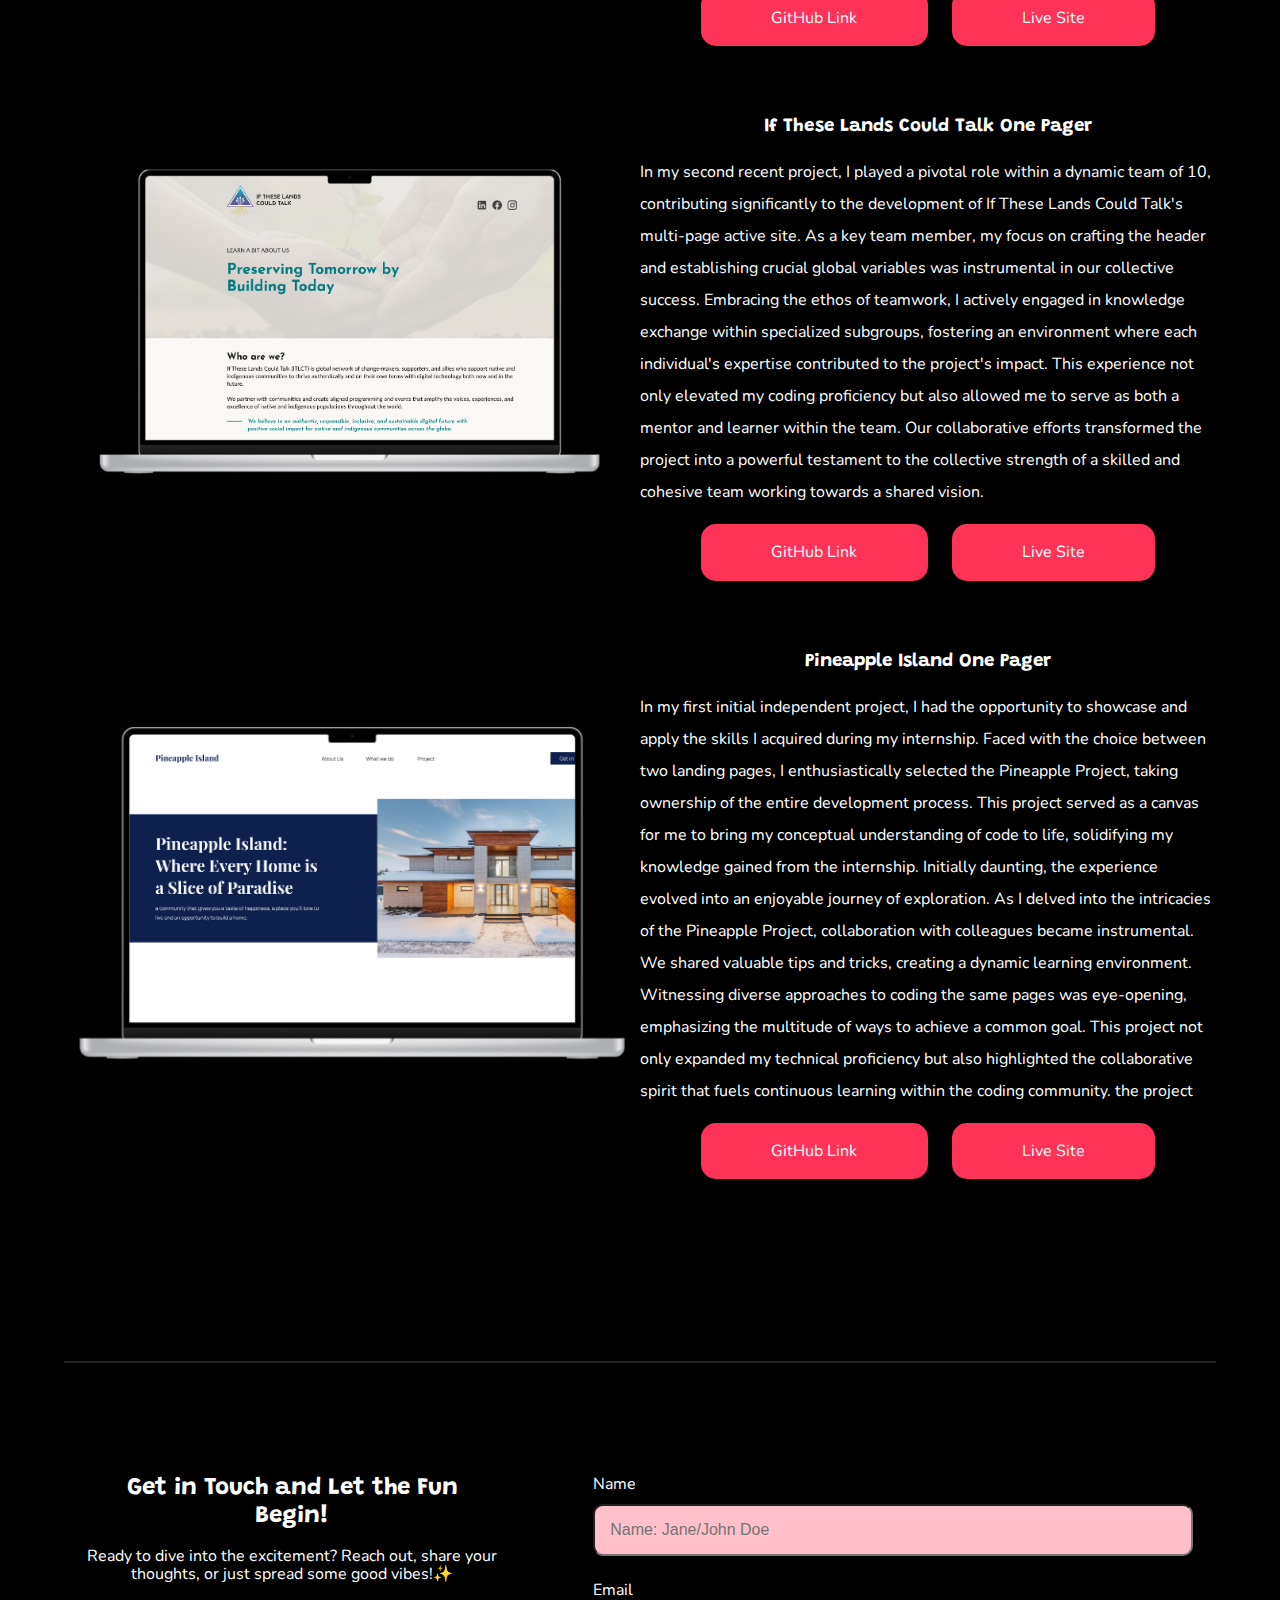
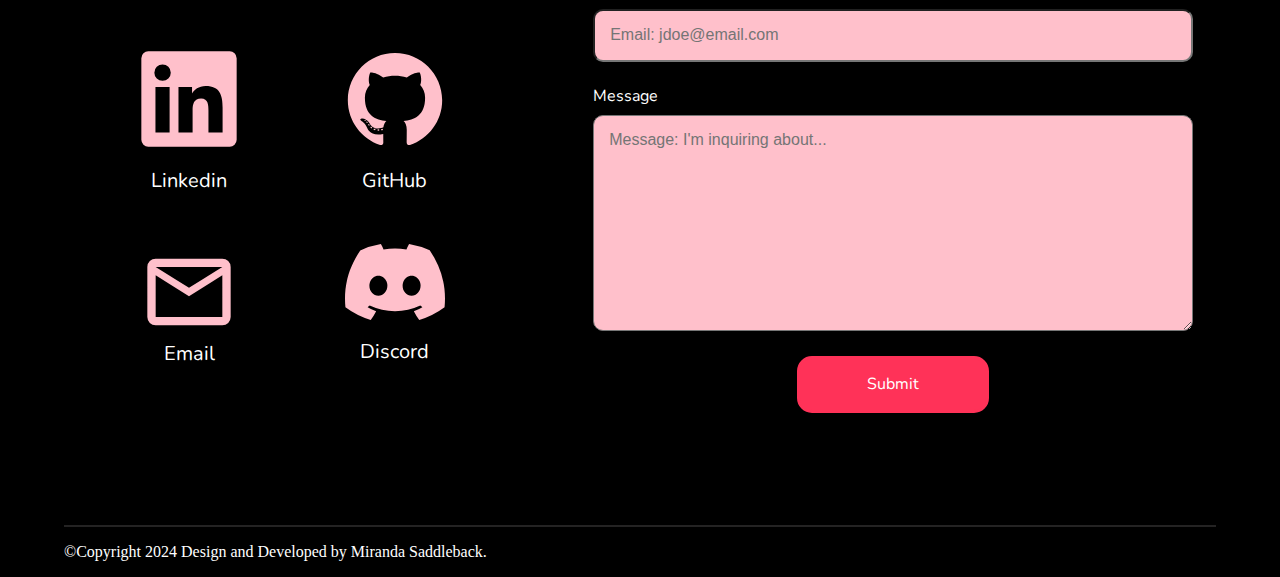
<file: webdev.html>
<!DOCTYPE html>
<html lang="en">
  <head>
    <meta charset="UTF-8" />
    <meta name="viewport" content="width=device-width, initial-scale=1.0" />
    <link
      rel="shortcut icon"
      type="image/png"
      href="./assets/images/favicon.ico"
    />
     <!-- these first two are linking the fonts to google fonts -->
     <link rel="preconnect" href="https://fonts.googleapis.com" />
     <link rel="preconnect" href="https://fonts.gstatic.com" crossorigin />
     <link href="https://fonts.googleapis.com/css2?family=Nunito:ital,wght@0,200..1000;1,200..1000&family=Titan+One&display=swap" rel="stylesheet">
     <link href="https://fonts.googleapis.com/css2?family=Grandstander:ital,wght@0,100..900;1,100..900&display=swap" rel="stylesheet">
    <link rel="stylesheet" href="/css/normalize.css" />
    <link rel="stylesheet" href="/css/style.css" />
    <link rel="stylesheet" href="/css/webdev.css" />
    <title>Wed Development Portfolio</title>
  </head>
  <body>
    <!-- header -->
    <header class="header">
      <p class="sr-only">
        A crescent moon over a tipi ceremony, with a black silhouette ground and
        trees.
      </p>
      <!-- nav -->
      <nav>
        <div class="wrapper">
          <!-- page links -->
          <div class="desktop-nav">
            <ul>
              <li>
                <!-- home page -->
                <a class="body-font" href="./index.html">Home</a>
              </li>
            <li>
              <!-- first web dev -->
              <a class="body-font current" href="./webdev.html">Web Developer</a>
            </li>
            <li>
              <!-- second digital art -->
              <a class="body-font" href="./digital-art.html">Digital Artist</a>
            </li>
            <li>
              <!-- third ux design -->
              <a class="body-font" href="./ux.html"> UX Designer</a>
            </li>
            <li>
              <!-- fourth cultural presentation -->
              <a class="body-font" href="./cultural.html">Cultural Presenter</a>
            </li>
          </ul></div>
          
          <!-- start of hamburger -->
          <!-- hamburger menu -->
					<div id="menu-container">
						<button class="hamburger" id="mobile-menu">
							<span class="sr-only">Mobile menu button</span>
							<svg
								id="mobileOpen"
								width="24"
								height="19"
								viewBox="0 0 24 19"
								xmlns="http://www.w3.org/2000/svg"
							>
								<path
									d="M22.3465 0H1.65354C1.215 0 0.794411 0.174212 0.484311 0.484311C0.174212 0.794411 0 1.215 0 1.65354C0 2.09209 0.174212 2.51267 0.484311 2.82277C0.794411 3.13287 1.215 3.30709 1.65354 3.30709H22.3465C22.785 3.30709 23.2056 3.13287 23.5157 2.82277C23.8258 2.51267 24 2.09209 24 1.65354C24 1.215 23.8258 0.794411 23.5157 0.484311C23.2056 0.174212 22.785 0 22.3465 0Z"
								/>
								<path
									d="M22.3465 7.79492H1.65354C1.215 7.79492 0.794411 7.96913 0.484311 8.27923C0.174212 8.58933 0 9.00992 0 9.44847C0 9.88701 0.174212 10.3076 0.484311 10.6177C0.794411 10.9278 1.215 11.102 1.65354 11.102H22.3465C22.785 11.102 23.2056 10.9278 23.5157 10.6177C23.8258 10.3076 24 9.88701 24 9.44847C24 9.00992 23.8258 8.58933 23.5157 8.27923C23.2056 7.96913 22.785 7.79492 22.3465 7.79492Z"
								/>
								<path
									d="M24 17.2444C24 16.8058 23.8258 16.3852 23.5157 16.0751C23.2056 15.765 22.785 15.5908 22.3465 15.5908H1.65354C1.215 15.5908 0.794411 15.765 0.484311 16.0751C0.174212 16.3852 0 16.8058 0 17.2444C0 17.6829 0.174212 18.1035 0.484311 18.4136C0.794411 18.7237 1.215 18.8979 1.65354 18.8979H22.3465C22.785 18.8979 23.2056 18.7237 23.5157 18.4136C23.8258 18.1035 24 17.6829 24 17.2444Z"
								/>
							</svg>
							<svg
								id="mobileClose"
								class="hidden"
								width="24"
								height="24"
								viewBox="0 0 24 24"
								fill="none"
								xmlns="http://www.w3.org/2000/svg"
							>
								<g id="Group">
									<g id="Group_2">
										<path
											id="Vector"
											d="M1.7416 23.9993C1.29575 23.9993 0.849903 23.8293 0.509942 23.4894C-0.169981 22.8094 -0.169981 21.7067 0.509942 21.026L21.0267 0.509942C21.7067 -0.169981 22.8094 -0.169981 23.4901 0.509942C24.17 1.18986 24.17 2.29265 23.4901 2.97327L2.97257 23.4894C2.63261 23.8293 2.18745 23.9993 1.7416 23.9993Z"
											fill="white"
										/>
									</g>
									<g id="Group_3">
										<path
											id="Vector_2"
											d="M22.2577 24C21.8118 24 21.366 23.83 21.026 23.4901L0.509942 2.97327C-0.169981 2.29334 -0.169981 1.19056 0.509942 0.509942C1.18986 -0.169981 2.29265 -0.169981 2.97327 0.509942L23.4901 21.0267C24.17 21.7067 24.17 22.8094 23.4901 23.4901C23.1494 23.83 22.7035 24 22.2577 24Z"
											fill="white"
										/>
									</g>
								</g>
							</svg>
						</button>

						<div id="nav-links-container" class="hidden">
							<ul id="nav-links">
                  <li>
                    <!-- home page -->
                    <a class="body-font" href="./index.html">Home</a>
                  </li>
                  <li>
                    <!-- first web dev -->
                    <a class="body-font current" href="./webdev.html">Web Developer</a>
                  </li>
                  <li>
                    <!-- second digital art -->
                    <a class="body-font" href="./digital-art.html">Digital Artist</a>
                  </li>
                  <li>
                    <!-- third ux design -->
                    <a class="body-font" href="./ux.html"> UX Designer</a>
                  </li>
                  <li>
                    <!-- fourth cultural presentation -->
                    <a class="body-font" href="./cultural.html">Cultural Presenter</a>
                  </li>
              </ul>
						</div>
					</div>
				</div>
			</nav>
          <!-- end of hamburger -->
        </div>
      </nav>
      <!-- title container -->

      <div class="title-container">
        <h1 class="header-font">
          <span>Miranda Saddleback ᓈᓈᑌᐏᑲᒥᐦᐠ</span>
          <span> Nânâtêwikamihk ~ Sky Waves Lodge</span>
        </h1>
        <p class="body-font">
          A Web Developer based in Edmonton, Alberta.
        </p>

        <a href="#contact-form" class="body-font btn btn--pink">Get in touch</a>
      </div>
    </header>
    <main>
      <!-- section 1  bio web dev experience-->
      <section class="wd-bio wrapper">
        <h2 class="header-font">✨Journey through the Tech World✨</h2>
        <h3 class="header-font">Front-End Web Developer & Coding Advocate</h3>
        <div class="body-font">
          <p>
            💻 Embarked on my coding journey in 2023 through IndigiTech,
            blossoming into a Web Development Internship with IFA.
          </p>
          <p>
            🌱 Addicted to code, I indulge in learning and creating daily,
            driven by an insatiable passion for the craft.
          </p>
          <p>
            🌍 Dreaming of bringing coding classes to Maskwacis bands, catering
            to all ages from the energetic youth to the wise elders.
          </p>
          <p>
            🌐 Striving to bridge the digital gap and empower my community
            through the transformative force of code.
          </p>
        </div>
        <p class="header-font">🚀Join me on this exhilarating coding adventure!🚀</p>

        <button class="body-font btn-la btn btn--pink">Read More</button>
      </section>
      <!-- section 2 skills-->
      <section class="skillset wrapper">
        <div class="skill-intro">
            <h2 class="header-font">My Skillset Showcase</h2>
            <p class="body-font skill-text">
              With a dynamic skill set, I navigate the digital realm with
              proficiency in HTML5, CSS3, and JavaScript. I champion accessibility
              and responsive design, ensuring seamless user experiences. My version
              control prowess extends to Git and GitHub. I'm well-versed in building
              interactive interfaces with React, empowering server-side
              functionalities with Node.js, and honing my craft in the streamlined
              environment of VS Code.
            </p>
        </div>
        
        <div>
          <ul class="body-font">
            <li class="skill">
              <!-- html5 -->
              <img
                src="./assets/svg-icons/html5.svg"
                alt="HTML5 Icon"
                aria-label="HTML5 Icon"
              />
              <p>HTML5</p>
            </li>
            <li class="skill">
              <!-- css3 -->
              <img
                src="./assets/svg-icons/css3.svg"
                alt="CSS3 Icon"
                aria-label="CSS3 Icon"
              />
              <p>CSS5</p>
            </li>
            <li class="skill">
              <!-- javascript -->
              <img
                src="./assets/svg-icons/javascript.svg"
                alt="Java Script Icon"
                aria-label="Java Script Icon"
              />
              <p>JavaScript</p>
            </li>
            <li class="skill">
              <!-- accessibility skill -->
              <img
                src="./assets/svg-icons/accessibility.svg"
                alt="Accessibility Icon"
                aria-label="Accessibility Icon"
              />
              <p>Accessibility</p>
            </li>
            <li class="skill">
              <!-- responsive layout -->
              <img
                src="./assets/svg-icons/responsive.svg"
                alt="Responsive Layout Icon"
                aria-label="Responsive Layout Icon"
              />
              <!-- come back to this to change words on top of each other -->
              <p class="pile">Responsive Layout/Design</p>
            </li>
            <li class="skill">
              <!-- git -->
              <img
                src="./assets/svg-icons/git.svg"
                alt="Git icon"
                aria-label="Git icon"
              />
              <p>Git</p>
            </li>
            <li class="skill">
              <!-- github -->
              <img
                src="./assets/svg-icons/githubpink.svg"
                alt="Git Hub Icon"
                aria-label="Git Hub Icon"
              />
              <p>GitHub</p>
            </li>
            <li class="skill">
              <!-- react -->
              <img
                src="./assets/svg-icons/react.svg"
                alt="React Icon"
                aria-label="React Icon"
              />
              <p>React</p>
            </li>
            <li class="skill">
              <!-- Node JS  -->
              <img
                src="./assets/svg-icons/nodejs.svg"
                alt="Node JS Icon"
                aria-label="Node JS Icon"
              />
              <p>Node JS</p>
            </li>
            <li class="skill">
              <!-- vs code -->
              <img
                src="./assets/svg-icons/vscode.svg"
                alt=" VS Code Icon"
                aria-label="VS Code Icon"
              />
              <p>VS Code</p>
            </li>
          </ul>
        </div>
      </section>
      <!-- section 3 projects -->
      <section class="wrapper">
        <h2 class="pc-h2 header-font center">Projects</h2>

        <div class="project-card">
          <div class="pc-img">
            <img
              src="./assets/images/itlct-full.jpg"
              alt="If These Lands Could Talk"
            />
          </div>
          <div class="pc-text">
            <h3 class="header-font">If These Lands Could Talk</h3>
            <p class="body-font">
              In this impactful group project, undertaken collaboratively with a team of 10 individuals, I played a crucial role within smaller subgroups of 2-6 members. My primary focus involved crafting the CSS Global Styles code, ensuring a cohesive aesthetic across all pages. Simultaneously, I dedicated my efforts to shaping the 'About Page' into a compelling narrative. Engaging in a continuous exchange of knowledge within the team, I not only learned extensively from my colleagues but also actively contributed to their success. The collaborative synergy that fueled the creation of this website became a rich source of learning opportunities for all involved, showcasing the practical application of skills acquired during our internship. The confidence gained through this collective effort was truly transformative, highlighting the tangible impact of our shared expertise and dedication.
            </p>
            <a
              class="body-font btn btn--pink"
              href="https://github.com/indigenousfriends/itlct-website-redesign"
              target="_blank" rel="noopener noreferrer"
              >GitHub Link</a
            >
            <a
              class="body-font btn btn--pink"
              href="hhttps://iftheselandscouldtalk.netlify.app/"
              target="_blank" rel="noopener noreferrer"
              >Live Site</a
            >
          </div>
        </div>

        <div class="project-card">
          <div class="pc-img">
            <img
              src="./assets/images/itlct-one-pager.jpg"
              alt="If These Lands Could Talk "
            />
          </div>
          <div class="pc-text">
            <h3 class="header-font">If These Lands Could Talk One Pager</h3>
            <p class="body-font"> In my second recent project, I played a pivotal role within a dynamic team of 10, contributing significantly to the development of If These Lands Could Talk's multi-page active site. As a key team member, my focus on crafting the header and establishing crucial global variables was instrumental in our collective success. Embracing the ethos of teamwork, I actively engaged in knowledge exchange within specialized subgroups, fostering an environment where each individual's expertise contributed to the project's impact. This experience not only elevated my coding proficiency but also allowed me to serve as both a mentor and learner within the team. Our collaborative efforts transformed the project into a powerful testament to the collective strength of a skilled and cohesive team working towards a shared vision.</p>
            <!-- link git hub -->
            <a
              class="body-font btn btn--pink"
              href="https://github.com/indigenousfriends/itlct-website"
              target="_blank" rel="noopener noreferrer"
              >GitHub Link</a
            >
            <a class="body-font btn btn--pink">Live Site</a>
          </div>
        </div>

        <div class="project-card">
          <div class="pc-img">
            <img src="./assets/images/pineapple-project.jpg" alt="" />
          </div>
          <div class="pc-text">
            <h3 class="header-font">Pineapple Island One Pager</h3>
            <p class="body-font">
              In my first initial independent project, I had the opportunity to showcase and apply the skills I acquired during my internship. Faced with the choice between two landing pages, I enthusiastically selected the Pineapple Project, taking ownership of the entire development process. This project served as a canvas for me to bring my conceptual understanding of code to life, solidifying my knowledge gained from the internship. Initially daunting, the experience evolved into an enjoyable journey of exploration. As I delved into the intricacies of the Pineapple Project, collaboration with colleagues became instrumental. We shared valuable tips and tricks, creating a dynamic learning environment. Witnessing diverse approaches to coding the same pages was eye-opening, emphasizing the multitude of ways to achieve a common goal. This project not only expanded my technical proficiency but also highlighted the collaborative spirit that fuels continuous learning within the coding community. the project</p>
            <!-- link git hub   -->
            <a
              class="body-font btn btn--pink"
              href="https://github.com/CosmicStarfire/Pineapple-Project-01" 
              target="_blank" rel="noopener noreferrer"
              >GitHub Link</a
            >
            <a
              class="body-font btn btn--pink"
              href="https://pineapple-project.netlify.app/"
              target="_blank" rel="noopener noreferrer"
              >Live Site</a
            >
          </div>
        </div>
      </section>
     <!-- section 4 call to action -->
     <section class="form-text wrapper">
      <div class="textbox-form">
        <h2 class="header-font">Get in Touch and Let the Fun Begin!</h2>
        <p class="body-font">
          Ready to dive into the excitement? Reach out, share your thoughts,
          or just spread some good vibes!✨
        </p>
        <div>
          <!-- social links -->
          <ul class="social-icons">
            <li>
              <!-- first social icon linkedin -->
              <img src="./assets/svg-icons/linkedin.svg" alt="Linkedin Icon" aria-label="Linkedin Icon">
              <a class="body-font sil3"
                href="https://www.linkedin.com/in/miranda-saddleback-935639292/"
                target="_blank" rel="noopener noreferrer"
                >Linkedin</a
              >
            </li>
            <li>
              <!-- second social icon link to git hub  -->
              <img src="./assets/svg-icons/githubpink.svg" alt="Git Hub Icon" aria-label="Email Icon">
              <a  class="body-font sil3"href="https://github.com/CosmicStarfire" target="_blank" rel="noopener noreferrer">GitHub</a>
            </li>
            <li>
              <!-- third social icon email -->
              <img src="./assets/svg-icons/email.svg" alt="Email Icon" aria-label="Email Icon">
              <a class="body-font" href="mailto:nanatewikamik@gmail.com" target="_blank" rel="noopener noreferrer">Email</a>
            </li>
            <li>
              <!-- fourth social icon discord -->
              <img src="./assets/svg-icons/discord.svg" alt="Discord Icon" aria-label="Discord Icon">
              <a  class="body-font sil3"href="https://discord.com/users/cosmicstarfire" target="_blank" rel="noopener noreferrer">Discord</a>
            </li>
          </ul>
        </div>
      </div>

      <!-- form -->
      <div class="form-box">
        <form
          action="https://formspree.io/f/meqyavwq"
          method="POST"
          id="contact-form"
          class="contact-form"
        >
          <!-- name -->
          <label class="body-font" for="name">Name</label>
          <input
            type="text"
            name="name"
            id="name"
            placeholder="Name: Jane/John Doe"
          />
          <!-- email -->
          <label class="body-font" for="email">Email</label>
          <input
            type="email"
            name="email"
            id="email"
            placeholder="Email: jdoe@email.com"
          />
          <!-- message -->
          <label class="body-font" for="message">Message</label>
          <textarea
            name="message"
            id="message"
            cols="30"
            rows="10"
            placeholder="Message: I'm inquiring about..."
          ></textarea>
          <!-- submit button -->
          <button type="submit" class="body-font btn btn--pink button1">Submit</button>
        </form>
      </div>
    </section>
  </main>

  <!-- footer -->
  <footer class="wrapper">
    <p>&copy;Copyright 2024 Design and Developed by Miranda Saddleback.</p>
  </footer>
    <!-- MODAL -->
    <!-- LAND ACKNOWLEDGEMENTS -->
    <section class="modal hidden">
      <div class="modal-wrapper">
        <div class="btn-close">
          <button>
            <svg
              width="64"
              height="64"
              viewBox="0 0 64 64"
              fill="none"
              xmlns="http://www.w3.org/2000/svg"
            >
              <title>Close pop-up window</title>
              <path
                d="M17.0668 50.6667L13.3335 46.9333L28.2668 32L13.3335 17.0667L17.0668 13.3333L32.0002 28.2667L46.9335 13.3333L50.6668 17.0667L35.7335 32L50.6668 46.9333L46.9335 50.6667L32.0002 35.7333L17.0668 50.6667Z"
                fill="#1A1A1A"
              />
            </svg>
          </button>
        </div>
        <div class="modal-header">
          <h2>✨My Detailed Web Development Journey✨</h2>
        </div>
        <div class="modal-content">
          <div class="modal-scroll">
            <!-- text -->
            <h3>🌐 Web Developer & Coding Advocate</h3>
            <p>
              Greetings! 👋 I embarked on my coding odyssey during the vibrant
              summer of 2023, when I delved into the world of web development.
              My journey kicked off under the nurturing guidance of IndigiTech,
              a program orchestrated by the Indigenous Friends Association
              (IFA). This initial exposure rapidly evolved into a rewarding Web
              Development Internship with IFA, propelling me deeper into the
              realms of code.
            </p>
            <h3>🚀 Passionate Learner & Code Aficionado</h3>
            <p>
              In the enchanting realm of coding, I found not just a skill but an
              addiction - one that fuels my enthusiasm to learn, adapt, and
              create daily. The allure of turning concepts into reality through
              lines of code has become an integral part of who I am. Each day is
              a new opportunity to unravel the mysteries of programming, and I
              embrace it wholeheartedly.
            </p>
            <h3>🌱 Nurturing Dreams for the Future</h3>
            <p>
              My aspirations extend far beyond personal growth; I envision
              creating coding classes tailored for the vibrant community of the
              4 bands of Maskwacis. Born out of a deep-rooted desire to give
              back, my dream is to share the magic of coding with individuals of
              all ages, from the energetic youth to the wise elders. It's not
              just about lines of code; it's about fostering a sense of
              empowerment and possibilities through technology.
            </p>
            <h3>🌍 Empowering Community Through Code</h3>
            <p>
              As I continue to hone my skills, my ultimate goal is to contribute
              to the blossoming tech landscape of my community reservation. I
              aspire to bridge the digital divide, offering a gateway for the
              community to explore the infinite possibilities that coding
              unlocks. Together, we can weave a tapestry of innovation and
              empowerment, one line of code at a time. Join me on this
              exhilarating journey where code isn't just a language; it's a
              catalyst for change and progress.
            </p>
          </div>
        </div>
      </div>
    </section>

    <div class="overlay-la hidden"></div>

    <script src="/js/home.js"></script>
    <script src="/js/script.js"></script>
  </body>
</html>
</file>
<file: css/style.css>
/* html */
html {
  box-sizing: border-box;
}

*,
*:before,
*:after {
  box-sizing: inherit;
}

/* global variables */
:root {
  /* color definitions */
  --color-white: white;
  --color-black: black;
  --color-pink: #ff3258;
  --color-light-pink: pink;
  /* basic */
  /* gradients */

  /* text fonts */
  --header-font: "Grandstander", cursive;
  --body-font: "Nunito", sans-serif;

  /* <weight>: Use a value from 100 to 900 */
  /* font-family: "Grandstander", cursive;
  font-optical-sizing: auto;
  font-weight: <weight>;
  font-style: normal; */

  /* <weight>: Use a value from 200 to 1000 */
  /* font-family: "Nunito", sans-serif;
  font-optical-sizing: auto;
  font-weight: <weight>;
  font-style: normal; */

  /* font styles */
  /* font sizes */
  --font-weight-2: 200;
  --font-weight-3: 300;
  --font-weight-4: 400;
  --font-weight-5: 500;
  --font-weight-6: 600;
  --font-weight-7: 700;
  --font-weight-8: 800;
  --font-weight-9: 900;
  --font-weight-10: 1000;

  /* line-height */

  /* spacing */

  /* border radius */

  /* wrappers */
  --wrapper-max-width: 1440px;
  --wrapper-width: 90%;
}

.wrapper {
  width: var(--wrapper-width);
  max-width: var(--wrapper-max-width);
  margin: 0 auto;
}

/* body*/
body {
  color: var(--color-white);
  background-color: var(--color-black);
}

.header-font {
  font-family: var(--header-font);
}

.body-font {
  font-family: var(--body-font);
}

ul {
  display: flex;
  flex-direction: row;
  justify-content: space-around;
  flex-wrap: wrap;
  align-content: center;
  margin-top: 0;
  padding-inline-start: 0px;
}

li {
  list-style: none;
}
/* sr only custom class  */
.sr-only {
  position: absolute;
  width: 1px;
  height: 1px;
  margin: -1px;
  border: 0;
  padding: 0;
  white-space: nowrap;
  clip-path: inset(100%);
  clip: rect(0 0 0 0);
  overflow: hidden;
}
/* header styles */
.header {
  background: linear-gradient(rgba(0, 0, 0, 0.1), rgba(0, 0, 0, 0.4)),
    url(../assets/images/hero-tipi.jpg);
  min-height: 100vh;
  background-size: cover;
  background-repeat: no-repeat;
  background-position: center;
  background-attachment: fixed;
  /* position: relative; */
}

/* needs adjusting to sweet spot */

/* nav styles */
.current {
  /* text-decoration: underline; */
  /* border-bottom: 2px solid pink; */
  background-color: #f2f2f2;
  border-radius: 15px;
  padding: 10px 18px;
  /* color: rgb(255, 135, 155); */
  color: var(--color-pink);
}

nav a {
  font-size: 20px;
  color: var(--color-white);
  text-decoration: none;
  font-weight: var(--font-weight-6);
  /* font family */
}

nav ul {
  display: flex;
  justify-content: flex-end;
  padding-top: 25px;
  gap: 40px;
}

/* nav styles */
.hidden {
  display: none;
}

.nav-links {
  display: none;
}

#mobile-menu {
  display: none;
}

/* possibly get rid of all the position absolutes and relatives and use flex boxes instead try that! */
.title-container {
  position: absolute;
  top: 50%;
  /* right: 25%; */
  left: 51%;
  transform: translate(-50%, -50%);
}

/* header h1 */
h1 span {
  display: block;
}

/* hero btn styles */
.btn {
  position: relative;
  display: inline-block;
  padding: 1rem 4.2rem;
  text-decoration: none;
  color: inherit;
  border: 3px solid var(--color-pink);
  font-weight: 400;
  border-radius: 15px;
}

.btn:focus {
  outline: none;
}

.btn::after {
  content: "";
  display: block;
  position: absolute;
  top: 0;
  left: 0;
  right: 100%;
  background: var(--white);
  height: 100%;
  width: 50px;
  z-index: -1;
  transition: all 0.2s cubic-bezier(1, 0.68, 0.16, 0.9);
}

.btn:hover::after,
.btn:focus::after {
  right: 0;
  background: var(--color-pink);
}

.btn--pink {
  background: var(--color-pink);
  transition: all 0.2s;
}

.btn--pink::after {
  display: none;
}

.btn--pink:hover,
.btn--pink:focus {
  background: transparent;
}

.btn--pink:active {
  background: var(--color-pink);
}
/* hero btn styles end */

/* section code */
section {
  padding: 112px 0px;
  border-bottom: 2px solid rgb(36, 35, 35);
}
/* section 1 styling */
.home-bio {
  display: flex;
  gap: 20px;
  max-width: 800px;
  margin: 0 auto;
  line-height: 25px;
  border-left: 10px solid purple;
  padding-top: 20px;
}

.home-me {
  width: 30%;
  overflow: hidden;
}

.home-bio img {
  width: 100%;
  padding-left: 20px;
  border-radius: 15px;
}

.home-text {
  width: 80%;
}

.home-text h2 {
  margin: 0;
}

/* section 2 styling */
.card-intro {
  text-align: center;
  margin-bottom: 50px;
}

.card-container {
  display: flex;
  flex-direction: row;
  justify-content: space-between;
  flex-wrap: wrap;
  gap: 20px;
}
.card {
  min-width: 250px;
  width: 45%;
  max-width: 600px;
  margin-top: 20px;
  flex-grow: 1;
}

.card .btn {
  object-position: bottom;
}

.cardimg {
  width: 100%;
}

.cardimg img {
  width: 100%;
}

.port-text {
  padding: 15px;
  display: flex;
  flex-direction: column;
  align-items: center;
}

.port-text h3 {
  text-align: center;
}

/* section 3 styling */
.resume {
  text-align: center;
  width: auto;
  display: flex;
  flex-flow: column;
}

.resume img {
  padding-bottom: 25px;
  max-width: 100%;
  border-radius: 20px;
  max-height: 550px;
}

.cert li {
  line-height: 5;
}

.res-cer {
  display: flex;
  flex-direction: row;
  justify-content: space-around;
}

.cert ul {
  display: flex;
  flex-direction: column;
  line-height: 40px;
  text-align: left;
  padding-left: 0px;
}

/* section 4 */

/* form */
.social-icons {
  display: flex;
  flex-wrap: wrap;
}

.social-icons li {
  display: flex;
  flex-basis: 50%;
  flex-direction: column;
  width: 30px;
  align-items: center;
  justify-content: center;
  margin-top: 50px;
}

.social-icons a {
  text-decoration: none;
  font-size: 20px;
  color: var(--color-white);
}

.social-icons li img {
  width: 100px;
}

.sil3 {
  padding-top: 20px;
}

.form-text {
  display: flex;
  justify-content: space-around;
}

.textbox-form {
  width: 40%;
  /* padding-top: 100px; */
  text-align: center;
  padding-right: 50px;
}
.textbox-form h2 {
  margin: 0;
}
.form-box {
  width: 100%;
  max-width: 600px;
}
/* contact form */
.form-info {
  text-align: center;
}
.contact-form {
  display: flex;
  flex-direction: column;
  justify-content: center;
  align-items: center;
  gap: 10px;
  font-family: var(--hand-written-font);
}
.contact-form input,
.contact-form textarea {
  width: 100%;
}

input,
textarea {
  border-radius: 10px;
  padding: 15px;
  margin-bottom: 15px;
  background-color: pink;
}

label {
  text-align: left;
  align-self: flex-start;
}

/* .desktop-gal {
  display: flex;
  flex-direction: column;
  align-items: center;
  width: 90%;
  margin: 40px auto;
}

.row-dt-2 {
  display: flex;
  flex-direction: row;
}

.desktop-gal img {
  width: calc(33% - 10px);
  margin: 5px;
} */

/* footer styles */
.footer-nav a {
  align-items: center;
}

/* media queries */
@media screen and (max-width: 1200px) {
  .cert {
    padding-left: 20px;
  }
}
@media screen and (max-width: 1050px) {
  .form-text {
    display: flex;
    flex-direction: column;
    align-items: center;
  }

  .textbox-form {
    width: 75%;
    padding-top: 0px;
    text-align: center;
    padding-right: 0px;
    padding-bottom: 30px;
  }

  /* .resume {
    width: 50%;
  } */
  .resume img {
    padding-bottom: 25px;
  }

  .cert li {
    line-height: 4;
  }
}
/* Tablet and Smaller */
@media screen and (max-width: 1038px) {
  .header {
    /* text-align: center; */
    background-size: contain;
    background-repeat: no-repeat;
    background-position: top;
  }
}
/* Media */
@media screen and (max-width: 880px) {
  .title-container {
    min-width: unset;
    width: 90%;
  }
  /* mobile menu button style */
  .desktop-nav {
    display: none;
  }

  .hamburger {
    margin-left: auto;
    margin-top: 30px;
  }

  #mobile-menu {
    background-color: transparent;
    border: 0px;
    padding: 0;
    align-items: center;
    display: flex;
    z-index: 11;
  }

  #mobile-menu svg {
    fill: white;
    align-items: right;
  }

  /* menu container */
  #menu-container {
    position: relative;
    display: flex;
    align-items: center;
  }

  #nav-links-container {
    position: absolute;
    top: 15px;
    bottom: 0px;
    right: -20px;

    z-index: 10;
  }

  /* nav-links style */
  #nav-links {
    display: flex;
    list-style-type: none;
    margin: 0;
    gap: 20px;
    flex-direction: column;
    background-color: var(--color-pink);
    border-radius: 20px;
    /* width: 250px; */
    height: auto;
    overflow: hidden;
    padding: 28px 55px 44px 46px;
    line-height: 2;
  }

  #nav-links a {
    /* color: white; */
    text-decoration: none;
    /* font-weight: var(--font-weight-regular); */
    /* font-size: var(--font16); */
  }

  /* The Mobile X */
  #mobileClose {
    display: hidden;
  }
}
/* Mobile */
@media screen and (max-width: 768px) {
  .card-container {
    flex-direction: column;
    align-items: center;
  }

  .card {
    margin-bottom: 15px;
    max-width: 500px;
    width: auto;
  }

  .home-bio {
    flex-direction: column;
    align-items: center;
    padding-top: 0px;
  }

  .home-me {
    width: 50%;
  }

  .resume {
    padding-bottom: 90px;
  }

  .res-cer {
    flex-direction: column;
    align-items: center;
  }
}
@media (max-width: 666px) {
  .title-container {
    left: 50%;
  }
}

@media (max-width: 500px) {
}
</file>
<file: css/cultural.css>
/* html */

.header {
  background: linear-gradient(rgba(0, 0, 0, 0.1), rgba(0, 0, 0, 0.4)),
    url(../assets/images/hero-img-orange.jpg);
  min-height: 100vh;
  background-size: cover;
  background-repeat: no-repeat;
  background-position: center;
  background-attachment: fixed;
  /* position: relative; */
  /* font-size: var(--font-size-normal); */
}

.title-container {
  position: absolute;
  top: 50%;
  /* right: 25%; */
  left: 51%;
  transform: translate(-50%, -50%);
  min-width: 600px;
}

/* Tablet and Smaller */
@media screen and (max-width: 1038px) {
  .header {
    /* text-align: center; */
    background-size: contain;
    background-repeat: no-repeat;
    background-position: top;
  }
}
/* Mobile */
@media screen and (max-width: 768px) {
  .title-container {
    min-width: unset;
    width: 90%;
  }
}
@media (max-width: 666px) {
  .title-container {
    left: 50%;
  }
}
</file>
<file: css/digart.css>
/* html */

.header {
  background: linear-gradient(rgba(0, 0, 0, 0.1), rgba(0, 0, 0, 0.4)),
    url(../assets/images/hero-for-digital-art.jpg);
  min-height: 100vh;
  background-size: cover;
  background-repeat: no-repeat;
  background-position: center;
  background-attachment: fixed;
  /* position: relative; */
  /* font-size: var(--font-size-normal); */
}

.title-container {
  position: absolute;
  top: 50%;
  /* right: 25%; */
  left: 51%;
  transform: translate(-50%, -50%);
  min-width: 600px;
}

/* Tablet and Smaller */
@media screen and (max-width: 1038px) {
  .header {
    /* text-align: center; */
    background-size: contain;
    background-repeat: no-repeat;
    background-position: top;
  }
}
/* Mobile */
@media screen and (max-width: 768px) {
  .title-container {
    min-width: unset;
    width: 90%;
  }
}
@media (max-width: 666px) {
  .title-container {
    left: 50%;
  }
}
</file>
<file: css/ux.css>
/* html */

.header {
  background: linear-gradient(rgba(0, 0, 0, 0.1), rgba(0, 0, 0, 0.4)),
    url(../assets/images/hero-ux.jpg);
  min-height: 100vh;
  background-size: cover;
  background-repeat: no-repeat;
  background-position: center;
  background-attachment: fixed;
  /* position: relative; */
  /* font-size: var(--font-size-normal); */
}

.title-container {
  position: absolute;
  top: 50%;
  /* right: 25%; */
  left: 51%;
  transform: translate(-50%, -50%);
  min-width: 600px;
}

/* Tablet and Smaller */
@media screen and (max-width: 1038px) {
  .header {
    /* text-align: center; */
    background-size: contain;
    background-repeat: no-repeat;
    background-position: top;
  }
}
/* Mobile */
@media screen and (max-width: 768px) {
  .title-container {
    min-width: unset;
    width: 90%;
  }
}
@media (max-width: 666px) {
  .title-container {
    left: 50%;
  }
}
</file>
<file: css/webdev.css>
/* html */

.header {
  background: linear-gradient(rgba(0, 0, 0, 0.1), rgba(0, 0, 0, 0.4)),
    url(../assets/images/web-dev-hero.jpg);
  min-height: 100vh;
  background-size: cover;
  background-repeat: no-repeat;
  background-position: center;
  background-attachment: fixed;
  /* position: relative; */
  /* font-size: var(--font-size-normal); */
}

.title-container {
  position: absolute;
  top: 50%;
  /* right: 25%; */
  left: 51%;
  transform: translate(-50%, -50%);
  min-width: 600px;
}

.wd-bio {
  display: flex;
  flex-direction: column;
  align-items: center;
}

.wd-bio h2,
.wd-bio h3 {
  padding-bottom: 20px;
  text-align: center;
}

.wd-bio p {
  /* padding-bottom: 5px; */
  line-height: 30px;
  /* align-items: left; */
}

.wd-bio button {
  display: flex;
  align-items: center;
  margin-top: 15px;
}

/* MODAL */

/* positioning for body to stop scroll when modal is open */
.hidden {
  display: none;
}
.fixed {
  overflow: hidden;
}

/* modal overlay */
.overlay-la {
  position: fixed;
  top: 0;
  bottom: 0;
  left: 0;
  right: 0;
  width: 100%;
  height: 100%;
  background: rgba(0, 0, 0, 0.5);
  backdrop-filter: blur(3px);
  z-index: 1;
}

.modal {
  width: 90%;
  max-width: 1100px;
  max-height: 90vh;
  margin: 0 auto;
  /* was 26px and replaced with variable */
  padding: 20px;
  position: fixed;
  left: 0;
  right: 0;
  top: 8vh;
  background-color: darkviolet;
  color: var(--color-onyx);
  border: 1px solid var(--body-background-color);
  border-radius: 15px;
  z-index: 30;
}

.modal-wrapper {
  position: relative;
}

.modal-content {
  overflow-y: scroll;
  max-height: 65vh;
}

.modal-scroll {
  max-height: calc(85vh 300px);
}

/* modal text content */
.modal p {
  color: white;
  margin: 20px;
}

.modal-header h2 {
  text-align: center;
  color: white;
  margin-bottom: 0px;
  padding-bottom: 20px;
}

.btn-close {
  position: absolute;
  right: -10px;
  top: -30px;
}

.btn-close button {
  border: none;
  background-color: transparent;
}

.btn-close svg {
  width: 32px;
  height: 32px;
}

/* End of modal styles */

/* Skills styling */
.skillset {
  display: flex;
  flex-direction: column;
  /* align-items: center; */
}

.skill-intro {
  width: 80%;
  margin: 0 auto;
  margin-bottom: 30px;
}

.skill-intro h2 {
  text-align: center;
}

.center {
  align-items: center;
}

.skill-text {
  /* padding-bottom: 70px;
  padding-left: 300px;
  width: 800px; */
  line-height: 2;
}

.skill {
  display: flex;
  flex-direction: column;
  align-items: center;
  flex-basis: 20%;
  padding-top: 20px;
  padding-bottom: 20px;
  /* text-align: center; */
}

/* .pile {
  width: 150px;
} */

/* projects styling */
.center {
  text-align: center;
}

.pc-h2 {
  padding-bottom: 50px;
}

.project-card {
  display: flex;
  flex-direction: row;
  align-items: center;
  margin: 50px auto;
}

.pc-text {
  text-align: center;
  width: 50%;
}

.pc-text h3 {
  margin-top: 0px;
}

.pc-text p {
  line-height: 2;
  text-align: left;
}

.pc-img {
  width: 50%;
  margin-bottom: 4rem;
}

.pc-img img {
  width: 100%;
}

.pc-text a {
  margin-left: 10px;
  margin-right: 10px;
  margin-bottom: 20px;
}

.skillset ul {
  padding: 0;
}

/* section code
section {
  padding: 12rem 0;
  border-bottom: 1px solid rgb(36, 35, 35);
} */

/* media queries */
/* Tablet and Smaller */
@media screen and (max-width: 1080px) {
  .project-card {
    display: flex;
    flex-direction: column;
  }

  .pc-img {
    width: 100%;
  }
  .pc-text {
    width: 80%;
    margin-bottom: 50px;
  }
}
/* Smaller than tablet */
@media screen and (max-width: 1038px) {
}
/* Media */
@media screen and (max-width: 925px) {
  .header {
    /* text-align: center; */
    background-size: contain;
    background-repeat: no-repeat;
    background-position: top;
  }
}
/* Mobile */
@media screen and (max-width: 768px) {
  .title-container {
    min-width: unset;
    width: 90%;
  }
}
@media (max-width: 666px) {
  .title-container {
    left: 50%;
  }
  .skill {
    flex-basis: 50%;
  }
}
</file>
